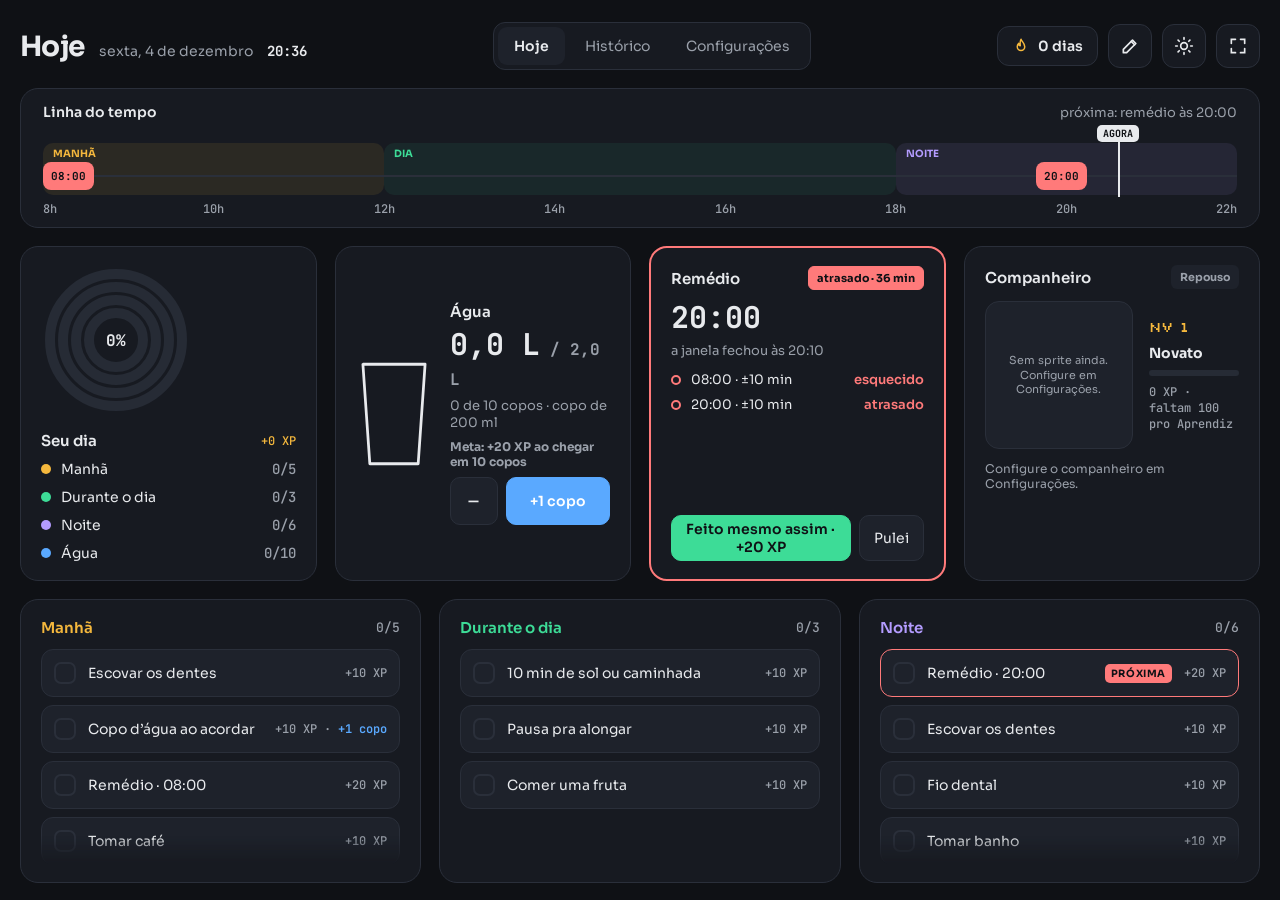
<file: index.html>
<!doctype html>
<html lang="pt-BR" data-theme="dark">
<head>
<meta charset="utf-8">
<meta name="viewport" content="width=device-width, initial-scale=1">
<meta name="theme-color" content="#0F1115">
<title>Hábitos</title>
<link rel="manifest" href="manifest.webmanifest">
<link rel="icon" href="icon.svg" type="image/svg+xml">
<link rel="apple-touch-icon" href="icon-192.png">
<link rel="stylesheet" href="css/app.css">
</head>
<body>
<div class="app">
<header class="top">
  <div class="title"><h1 id="pageTitle">Hoje</h1><span id="dateLabel" class="mu"></span><span id="clockLabel" class="mono b"></span></div>
  <nav class="tabs" aria-label="Telas"><a href="#hoje" data-tab="hoje">Hoje</a><a href="#historico" data-tab="historico">Histórico</a><a href="#config" data-tab="config">Configurações</a></nav>
  <div class="tools">
    <div class="pillbox"><svg width="18" height="18" viewBox="0 0 24 24" fill="none" stroke="var(--xp)" stroke-width="2" stroke-linecap="round" stroke-linejoin="round" aria-hidden="true"><path d="M12 3c1 3 5 5 5 10a5 5 0 0 1-10 0c0-2 1-3.5 2-4.5 0 2 1 3 2 3 0-3-1-5 1-8.5z"/></svg><span id="streakTop">0 dias</span></div>
    <button id="editBtn" class="icon" aria-label="Editar painel" title="Editar painel" aria-pressed="false" hidden><svg width="20" height="20" viewBox="0 0 24 24" fill="none" stroke="currentColor" stroke-width="2" stroke-linecap="round" stroke-linejoin="round" aria-hidden="true"><path d="M4 20h4L19 9l-4-4L4 16z"/><path d="M13.5 6.5l4 4"/></svg></button>
    <button id="themeBtn" class="icon" aria-label="Alternar tema claro/escuro"><svg width="20" height="20" viewBox="0 0 24 24" fill="none" stroke="currentColor" stroke-width="2" stroke-linecap="round" aria-hidden="true"><circle cx="12" cy="12" r="4"/><path d="M12 2v2M12 20v2M4.9 4.9l1.4 1.4M17.7 17.7l1.4 1.4M2 12h2M20 12h2M4.9 19.1l1.4-1.4M17.7 6.3l1.4-1.4"/></svg></button>
    <button id="fsBtn" class="icon" aria-label="Tela cheia"><svg width="20" height="20" viewBox="0 0 24 24" fill="none" stroke="currentColor" stroke-width="2" stroke-linecap="round" aria-hidden="true"><path d="M4 9V4h5M20 9V4h-5M4 15v5h5M20 15v5h-5"/></svg></button>
  </div>
</header>
<div id="banner" class="banner" role="alert" hidden><span id="bannerText"></span><button type="button" id="bannerAct" hidden></button><button type="button" id="bannerClose" aria-label="Fechar aviso">×</button></div>

<!-- ===================== HOJE ===================== -->
<main id="view-hoje" class="view stack" style="gap:18px">
  <div id="dashBar" class="dashbar" role="toolbar" aria-label="Edição do painel" hidden>
    <div class="between">
      <div class="stack" style="gap:2px"><b>Editando o painel</b><span class="xs mu">Arraste pelo <span aria-hidden="true">⠿</span> ou use ◀ ▶ pra mudar a ordem. Escolha o tamanho e esconda o que não quiser. Fica salvo na hora e vai junto na sincronização e no backup.</span></div>
      <div class="btnrow">
        <button type="button" class="btn sm pri" id="dashAdd">+ Adicionar quadro</button>
        <button type="button" class="btn sm" id="dashUndo" disabled>Desfazer</button>
        <button type="button" class="btn sm" id="dashReset">Restaurar padrão</button>
        <button type="button" class="btn sm pri" id="dashDone">Concluir</button>
      </div>
    </div>
    <details id="dashTela">
      <summary class="sm" style="cursor:pointer;padding:6px 0">Tela deste aparelho: largura, tamanho e altura</summary>
      <div class="dashtela">
        <div class="setrow"><div class="txt"><span>Largura</span><span class="xs mu">em monitores grandes, use a tela inteira</span></div>
          <div class="seg" id="lyWidth" role="radiogroup" aria-label="Largura"><button type="button" role="radio" data-v="center">Centralizada</button><button type="button" role="radio" data-v="full">Tela inteira</button></div></div>
        <div class="setrow"><div class="txt"><span>Tamanho da interface</span><span class="xs mu" id="lyAutoV"></span></div><select id="lyZoom" aria-label="Tamanho da interface"></select></div>
        <div class="setrow" style="flex-wrap:wrap;padding:8px 0"><div class="txt" style="flex:1 1 220px"><span>Altura</span><span class="xs mu" id="lyHeightHint"></span></div>
          <div class="seg" id="lyHeight" role="radiogroup" aria-label="Altura da tela Hoje"><button type="button" role="radio" data-v="fill">Preencher a janela</button><button type="button" role="radio" data-v="fit">Encaixar tudo</button><button type="button" role="radio" data-v="scroll">Rolar a página</button></div></div>
        <span class="xs mu">Esses três ajustes valem só pra este aparelho. O celular mostra os mesmos quadros, na mesma ordem, em uma coluna.</span>
      </div>
    </details>
  </div>
  <div id="bkNag" class="nag" role="status" hidden><span id="bkNagText"></span><div class="btnrow"><button type="button" class="btn sm pri" id="bkNagGo">Fazer backup</button><button type="button" class="btn sm" id="bkNagLater">Agora não</button></div></div>
  <div id="dash" class="dash">
    <div class="blk" data-b="tl">
      <section class="card" aria-label="Linha do tempo do dia" style="padding:14px 22px 10px">
        <div class="between"><h2 class="h" style="font-size:14px">Linha do tempo</h2><span id="nextLabel" class="mu sm"></span></div>
        <div class="tl" id="tl"></div>
      </section>
    </div>
    <div class="blk" data-b="dia">
      <section class="card ringcard" aria-label="Progresso do dia">
        <div class="ringwrap">
          <svg id="ringSvg" width="150" height="150" viewBox="0 0 150 150" role="img" aria-label="Anéis de progresso: um por lista e um da água"></svg>
          <div class="pct mono" id="overall">0%</div>
        </div>
        <div class="legend">
          <div class="between"><h2 class="h">Seu dia</h2><span class="mono xs" style="color:var(--xp)" id="xpHoje">+0 XP</span></div>
          <div id="legend" class="stack" style="gap:10px"></div>
        </div>
      </section>
    </div>
    <div class="blk" data-b="agua">
      <section class="card water" aria-label="Água">
        <svg width="76" height="112" viewBox="0 0 110 160" role="img" aria-label="Copo de água">
          <defs><clipPath id="glass"><path d="M10 8 L100 8 L90 152 L20 152 Z"/></clipPath></defs>
          <rect id="waterRect" x="0" y="152" width="110" height="160" fill="var(--wa)" opacity=".85" clip-path="url(#glass)"/>
          <path d="M10 8 L100 8 L90 152 L20 152 Z" fill="none" stroke="var(--tx)" stroke-width="4" stroke-linejoin="round"/>
        </svg>
        <div class="stack" style="gap:8px;flex:1;min-width:0">
          <h2 class="h">Água</h2>
          <div class="big mono"><span id="aguaL">0,0 L</span><span class="mu" style="font-size:16px"> / <span id="aguaMetaL">2,0 L</span></span></div>
          <span class="mu sm" id="aguaSub"></span>
          <span class="xs b" id="aguaMeta"></span>
          <div style="display:flex;gap:8px">
            <button id="aguaMinus" class="btn" aria-label="Remover um copo" style="width:48px;height:48px;justify-content:center;font-size:22px">−</button>
            <button id="aguaPlus" class="btn" style="flex:1;height:48px;justify-content:center;background:var(--wa);border-color:var(--wa);color:#fff;font-weight:600">+1 copo</button>
          </div>
        </div>
      </section>
    </div>
    <div class="blk" data-b="horarios"><button type="button" class="collapsed" id="medDone" data-expand="horarios" aria-expanded="false" hidden></button><section class="card med" id="medCard" aria-label="Horários"></section></div>
    <div class="blk" data-b="agora">
      <section class="card stack" aria-label="Agora" style="gap:10px">
        <h2 class="h">Agora</h2>
        <div id="agoraList" class="stack" style="gap:8px"></div>
      </section>
    </div>
    <div class="blk" data-b="comp">
      <section class="card comp" aria-label="Companheiro">
        <div class="between"><h2 class="h">Companheiro</h2><span id="compChip" class="chipsm"></span></div>
        <div class="comprow">
          <button id="compStage" class="stage empty" aria-label="Tocar no companheiro">
            <canvas id="compCanvas" class="sprite"></canvas>
            <span class="empty-msg">Sem sprite ainda.<br>Configure em Configurações.</span>
            <span class="pt a"></span><span class="pt b"></span><span class="pt c"></span><span class="pt d"></span><span class="pt e"></span>
            <span class="ring"></span><span class="float" id="compFloat"></span>
          </button>
          <div class="stack" style="flex:1;gap:8px;min-width:0">
            <div style="display:flex;align-items:baseline;gap:8px;flex-wrap:wrap"><span class="pix" style="color:var(--xp)">NV <span id="lvN">1</span></span><span class="b" id="lvName">Novato</span></div>
            <div class="bar"><div id="lvBar" style="width:0%"></div></div>
            <span class="mono xs mu" id="lvLine"></span>
          </div>
        </div>
        <span class="mu xs" id="compNote"></span>
      </section>
    </div>
    <div class="blk" data-b="seq">
      <section class="card stack" aria-label="Sequência" style="gap:10px">
        <h2 class="h">Sequência</h2>
        <div style="display:flex;align-items:baseline;gap:10px"><span class="mono" style="font-size:36px;font-weight:700;color:var(--xp);line-height:1" id="streakBig">0</span><span>dias seguidos</span></div>
        <span class="mu sm" id="bestLine"></span>
        <div style="display:flex;align-items:center;gap:10px;padding:10px 12px;border-radius:12px;background:var(--sf2);font-size:13px">
          <svg width="18" height="18" viewBox="0 0 24 24" fill="none" stroke="var(--wa)" stroke-width="2" stroke-linecap="round" stroke-linejoin="round" aria-hidden="true"><path d="M12 3l8 3v6c0 5-3.5 8-8 9-4.5-1-8-4-8-9V6z"/></svg>
          <span id="jokerLine"></span>
        </div>
      </section>
    </div>
    <div class="blk" data-b="mapa">
      <section class="card stack" aria-label="Últimas 16 semanas">
        <div class="between"><h2 class="h">Últimas 16 semanas</h2><a href="#historico" class="xs mu">ver histórico</a></div>
        <div style="overflow-x:auto"><div class="heat" id="heat"></div></div>
        <div style="display:flex;align-items:center;gap:6px;flex-wrap:wrap" class="xs mu"><span>menos</span><span class="cell"></span><span class="cell lv1"></span><span class="cell lv2"></span><span class="cell lv3"></span><span class="cell lv4"></span><span>mais</span><span class="cell jk" style="margin-left:8px"></span><span>coringa</span><span style="margin-left:auto">Atalhos: <b class="mono">A</b> +1 copo · <b class="mono">F</b> tela cheia</span></div>
      </section>
    </div>
    <div class="blk" data-b="nota">
      <section class="card stack" aria-label="Nota do dia" style="gap:8px">
        <div class="between"><h2 class="h">Nota do dia</h2><span class="xs mu" id="notaInfo"></span></div>
        <input type="text" id="notaIn" maxlength="140" placeholder="Uma linha sobre hoje" autocomplete="off" aria-label="Nota do dia">
        <span class="xs mu">Salva sozinha e aparece no Histórico.</span>
      </section>
    </div>
  </div>
  <div id="dashCat" class="modal" hidden>
    <div class="card" role="dialog" aria-modal="true" aria-labelledby="dashCatT" style="max-width:520px">
      <div class="between"><h3 class="h" id="dashCatT">Adicionar quadro</h3><button type="button" class="mini" id="dashCatClose" aria-label="Fechar">×</button></div>
      <div id="dashCatList" class="stack" style="gap:8px"></div>
      <div class="catnew stack" data-form="list"><b class="sm">Nova lista</b>
        <div class="btnrow"><input type="text" id="catListName" maxlength="30" placeholder="Ex.: Trabalho, Estudos" aria-label="Nome da lista" style="flex:1 1 180px"><button type="button" class="btn sm pri" data-new="list">Criar lista</button></div></div>
      <div class="catnew stack" data-form="cnt"><b class="sm">Novo contador</b>
        <input type="text" id="catCntName" maxlength="30" placeholder="Ex.: Páginas lidas, Flexões" aria-label="Nome do contador">
        <div class="nums3"><label>Meta por dia<input type="number" id="catCntMeta" min="1" max="100000" value="10"></label><label>Cada toque soma<input type="number" id="catCntStep" min="1" max="1000" value="1"></label><label>Unidade<input type="text" id="catCntUnit" maxlength="16" placeholder="páginas"></label></div>
        <div class="btnrow"><button type="button" class="btn sm pri" data-new="cnt">Criar contador</button></div></div>
      <span class="err" id="catErr" role="alert"></span>
    </div>
  </div>
</main>

<!-- ===================== HISTÓRICO ===================== -->
<main id="view-historico" class="view stack" hidden style="gap:18px">
  <div class="grid4" id="hStats"></div>
  <section class="card stack" aria-label="Ano">
    <div class="between"><h2 class="h">Últimos 12 meses</h2>
      <div class="seg" id="hFilter" role="radiogroup" aria-label="Filtro do mapa">
        <button type="button" role="radio" data-f="all">Todas as tarefas</button>
        <button type="button" role="radio" data-f="horario">Só horários</button>
        <button type="button" role="radio" data-f="agua">Só água</button>
      </div>
    </div>
    <div style="overflow-x:auto"><div class="heat y" id="hHeat"></div></div>
    <span class="xs mu">Cada quadrado é um dia: quanto mais verde, mais completo. Borda azul marca o dia salvo pelo coringa.</span>
  </section>
  <div class="grid2">
    <section class="card stack" aria-label="Sequência por tarefa" style="gap:10px">
      <h2 class="h">Sequência por tarefa</h2>
      <div id="hAttn"></div>
      <div class="thead"><span>Tarefa</span><span>Atual</span><span>Recorde</span><span>30 dias</span></div>
      <div id="hTasks"></div>
    </section>
    <section class="card stack" aria-label="Resumo da semana">
      <div class="between"><h2 class="h">Resumo da semana</h2><span class="sm mu" id="hWeekRange"></span></div>
      <div id="hWeek" class="stack"></div>
    </section>
  </div>
  <section class="card stack" aria-label="Notas do dia" style="gap:8px">
    <div class="between"><h2 class="h">Notas do dia</h2><span class="sm mu" id="hNotesInfo"></span></div>
    <div id="hNotes" class="stack notes" style="gap:6px"></div>
  </section>
  <div class="grid2">
    <section class="card stack" aria-label="Trilha de níveis">
      <div class="between"><h2 class="h">Trilha de níveis</h2><span class="mono sm mu" id="hLvLine"></span></div>
      <div class="bar"><div id="hLvBar" style="width:0%"></div></div>
      <div class="lvtrail" id="hLevels"></div>
    </section>
    <section class="card stack" aria-label="Conquistas">
      <div class="between"><h2 class="h">Conquistas</h2><span class="sm mu" id="hAchCount"></span></div>
      <div class="achs" id="hAch"></div>
    </section>
  </div>
</main>

<!-- ===================== CONFIGURAÇÕES ===================== -->
<main id="view-config" class="view stack" hidden style="gap:18px">
  <nav class="seg cfgtabs" id="cfgTabs" role="tablist" aria-label="Configurações">
    <button type="button" role="tab" data-tab2="tarefas" aria-controls="tab-tarefas">Tarefas</button>
    <button type="button" role="tab" data-tab2="rotina" aria-controls="tab-rotina">Rotina e lembretes</button>
    <button type="button" role="tab" data-tab2="comp" aria-controls="tab-comp">Companheiro</button>
    <button type="button" role="tab" data-tab2="aparencia" aria-controls="tab-aparencia">Aparência</button>
    <button type="button" role="tab" data-tab2="dados" aria-controls="tab-dados">Dados</button>
  </nav>

  <div class="cfgtab" id="tab-tarefas" role="tabpanel">
  <div style="display:flex;flex-wrap:wrap;gap:18px;align-items:flex-start">
    <section class="card stack" aria-label="Suas tarefas" style="flex:999 1 560px;gap:8px">
      <div class="between" style="margin-bottom:6px"><h3 class="h">Suas tarefas</h3><button type="button" id="taskNew" class="btn sm pri">+ Nova tarefa</button></div>
      <div id="taskList" class="stack" style="gap:8px"></div>
      <details id="archBox"><summary class="sm mu" style="cursor:pointer;padding:8px 0">Mais opções: tarefas arquivadas (<span id="archCount">0</span>)</summary><div id="archList" class="stack" style="gap:8px"></div></details>
    </section>
    <section class="card stack" id="taskForm" aria-label="Editar tarefa" style="flex:1 1 340px" hidden>
      <h3 class="h" id="tfTitle">Nova tarefa</h3>
      <label class="field">Nome<input type="text" id="tfName" maxlength="60" autocomplete="off"></label>
      <div class="field"><span>Tipo</span>
        <div class="seg" id="tfWhen" role="radiogroup" aria-label="Tipo">
          <button type="button" role="radio" data-v="simples">Uma vez</button><button type="button" role="radio" data-v="horario">Com horário</button><button type="button" role="radio" data-v="duplo">Manhã e noite</button>
        </div>
        <span class="xs mu" id="tfXP"></span>
      </div>
      <label class="field" id="tfTimeBox">Horários (separe por vírgula)<input type="text" id="tfTimes" placeholder="08:00, 20:00" autocomplete="off"></label>
      <div class="nums tflists"><label class="field"><span id="tfListL">Lista</span><select id="tfList"></select></label><label class="field" id="tfList2Box">Lista da noite<select id="tfList2"></select></label></div>
      <div class="field"><span>Dias da semana</span><div class="days" id="tfDays"></div></div>
      <details id="tfMore">
        <summary class="sm" style="cursor:pointer;padding:4px 0">Mais opções</summary>
        <div class="stack" style="gap:12px;margin-top:10px">
          <label class="field" id="tfTolBox">Tolerância do horário (min)<input type="number" id="tfTol" min="0" max="120"></label>
          <label class="field">Ao marcar, soma no contador<select id="tfCnt"></select></label>
          <label class="check"><input type="checkbox" id="tfTemp"> Temporária (some sozinha no fim)</label>
          <div class="nums" id="tfTempBox">
            <label>Início<input type="date" id="tfStart"></label>
            <label>Duração (dias)<input type="number" id="tfDur" min="1" max="365"></label>
          </div>
        </div>
      </details>
      <span class="err" id="tfErr" role="alert"></span>
      <span class="xs mu">Mudanças valem a partir de hoje. Os dias anteriores e o XP já ganho não mudam.</span>
      <div class="btnrow"><button type="button" class="btn pri" id="tfSave">Salvar tarefa</button><button type="button" class="btn" id="tfCancel">Cancelar</button><button type="button" class="btn danger" id="tfArchive" style="margin-left:auto">Arquivar</button></div>
    </section>
    <section class="card stack" id="listCard" aria-label="Suas listas" style="flex:1 1 340px;gap:8px">
      <div class="between"><h3 class="h">Suas listas</h3><button type="button" class="btn sm pri" id="listNew">+ Nova lista</button></div>
      <span class="xs mu">Cada lista é um quadro no Hoje. Renomeie, troque a cor, mude a ordem ou apague. Cada tarefa escolhe a lista dela; o XP não muda.</span>
      <div id="listRows" class="stack" style="gap:8px"></div>
    </section>
  </div>
  </div>

  <div class="cfgtab" id="tab-rotina" role="tabpanel" hidden>
  <div class="grid2">
    <section class="card" aria-label="Rotina e metas">
      <h3 class="h" style="margin-bottom:6px">Rotina</h3>
      <div class="setrow"><div class="txt"><span>Acordo por volta de</span><span class="xs mu">início da linha do tempo</span></div><input type="time" id="stWake"></div>
      <div class="setrow"><div class="txt"><span>Durmo por volta de</span><span class="xs mu">fim da linha do tempo</span></div><input type="time" id="stSleep"></div>
      <details><summary class="sm mu" style="cursor:pointer;padding:10px 0 4px">Mais opções</summary>
        <div class="setrow"><div class="txt"><span>Virada do dia</span><span class="xs mu">o que você fizer antes disso conta pro dia anterior</span></div><select id="stCutoff"></select></div>
      </details>
    </section>
    <section class="card" aria-label="Lembretes">
      <h3 class="h" style="margin-bottom:6px">Lembretes</h3>
      <div class="setrow"><div class="txt"><span>Notificações no navegador</span><span class="xs mu" id="ntStatus">com a página aberta</span></div><button type="button" class="tg" id="tgNotif" aria-label="Notificações no navegador"></button></div>
      <div class="setrow"><div class="txt"><span>Avisar antes dos horários</span><span class="xs mu">minutos antes da janela abrir</span></div><div style="display:flex;gap:8px;align-items:center"><input type="number" id="stLead" min="0" max="60" style="width:72px"><button type="button" class="tg" id="tgDose" aria-label="Avisar antes dos horários"></button></div></div>
      <div class="setrow"><div class="txt"><span>Lembrete de água</span><span class="xs mu">se ficar esse tempo sem marcar (min)</span></div><div style="display:flex;gap:8px;align-items:center"><input type="number" id="stGap" min="30" max="480" step="15" style="width:72px"><button type="button" class="tg" id="tgAgua" aria-label="Lembrete de água"></button></div></div>
      <div class="btnrow" style="padding-top:12px"><button type="button" class="btn sm" id="ntTest">Testar aviso</button></div>
      <div class="ntnote xs mu" id="ntNote">
        <b>Testou e não apareceu nada fora da página?</b> O app entrega o aviso e quem mostra é o sistema. Quase sempre algo está segurando:
        <ul>
          <li><b>Windows:</b> Configurações › Sistema › Notificações: ative o Chrome (ou Edge) e desligue o “Não perturbe” / Assistente de foco.</li>
          <li><b>Mac:</b> Ajustes do Sistema › Notificações › Google Chrome: permitir.</li>
          <li><b>No navegador:</b> clique no ícone à esquerda do endereço › Notificações › Permitir. No Chrome, veja também chrome://settings/content/notifications.</li>
          <li><b>Android:</b> Configurações › Apps › Chrome › Notificações ligadas.</li>
          <li><b>iPhone:</b> só funciona com o app na tela de início (Compartilhar › Adicionar à Tela de Início), iOS 16.4 ou mais novo.</li>
        </ul>
        Os lembretes saem com a página aberta (pode ser em outra aba). Com a página na tela, o aviso também aparece aqui dentro, numa faixa no topo.
      </div>
      <details><summary class="sm mu" style="cursor:pointer;padding:10px 0 4px">Mais opções: lembrete com o app fechado</summary>
        <div class="stack" style="gap:8px;margin-top:6px"><div class="btnrow"><button type="button" class="btn sm" id="icsExport">Horários pro calendário (.ics)</button></div>
        <span class="xs mu">O arquivo .ics cria lembretes repetidos no Google Agenda ou no calendário do celular, que avisam mesmo com o app fechado.</span></div>
      </details>
    </section>
  </div>
  <section class="card stack" id="cntCard" aria-label="Contadores" style="gap:10px;margin-top:18px">
    <div class="between"><h3 class="h">Contadores</h3><button type="button" class="btn sm pri" id="cntNew">+ Novo contador</button></div>
    <span class="xs mu">Cada contador é um quadro no Hoje com + e −. Uma tarefa pode somar num contador ao ser marcada (Mais opções da tarefa). Mudanças valem a partir de hoje.</span>
    <div class="cntbox stack" data-cid="agua">
      <div class="between"><b>Água</b><span class="xs mu">fixo · +20 XP ao bater a meta</span></div>
      <div class="setrow"><div class="txt"><span>Meta de água</span><span class="xs mu">copos por dia</span></div><input type="number" id="stMeta" min="1" max="30"></div>
      <div class="setrow"><div class="txt"><span>Tamanho do copo</span><span class="xs mu">ml</span></div><input type="number" id="stCopo" min="50" max="1000" step="10"></div>
      <div class="setrow"><div class="txt"><span>Conta pro dia completo</span><span class="xs mu">dia perfeito e mapa só fecham com a meta batida</span></div><button type="button" class="tg" id="tgAguaFull" aria-label="Água conta pro dia completo"></button></div>
    </div>
    <div id="cntRows" class="stack" style="gap:10px"></div>
  </section>
  </div>

  <div class="cfgtab" id="tab-comp" role="tabpanel" hidden>
  <section class="card stack" id="compEditor" aria-label="Editor do companheiro" style="gap:16px">
    <div class="between">
      <div class="stack" style="gap:8px;min-width:0"><h3 class="h">Companheiro</h3><div class="ststatus" id="ceStatus"></div></div>
      <div class="btnrow"><button type="button" class="btn pri" id="ceQuick" style="min-height:46px">Importação rápida</button><label class="btn" style="min-height:46px;cursor:pointer">Importar<input type="file" id="compImport" accept="application/json,.json" hidden></label><button type="button" class="btn" id="compExport" style="min-height:46px">Exportar</button></div>
    </div>
    <span class="xs mu" id="compIoInfo" hidden></span>
    <div class="savebar">
      <span id="ceDirty" class="dirty" hidden>Alterações não salvas</span><span id="ceSaved" class="sm" style="color:var(--ok)" hidden>Salvo</span>
      <span style="flex:1"></span>
      <button type="button" class="btn sm" id="ceUndo" disabled>Desfazer</button>
      <button type="button" class="btn sm" id="ceDiscard" disabled>Descartar</button>
      <button type="button" class="btn sm pri" id="ceSave" disabled>Salvar companheiro</button>
    </div>
    <div id="ceSimple" class="stack">
      <div id="ceEmpty" class="empty-card" hidden>Ainda sem companheiro. Use <b>Importação rápida</b> pra escolher uma folha de sprites (PNG), ou <b>Importar</b> se tiver um arquivo exportado.</div>
      <div class="sumgrid" id="ceStates"></div>
      <div class="btnrow"><button type="button" class="btn" id="ceAdvOpen">Modo avançado: imagens, recortes e alinhamento</button></div>
    </div>
    <div id="ceAdv" class="stack" style="gap:16px" hidden>
    <div class="between"><span class="lab">Modo avançado</span><button type="button" class="btn sm" id="ceAdvClose">Voltar ao resumo</button></div>
    <nav class="steps" id="ceSteps" aria-label="Etapas do editor"></nav>

    <div id="ceStep1" class="cestep stack">
      <div class="imglist" id="ceImgList" role="group" aria-label="Imagens do companheiro" hidden></div>
      <label class="drop" id="ceDrop">
        <input type="file" id="ceFile" accept="image/png,.png" hidden>
        <svg width="28" height="28" viewBox="0 0 24 24" fill="none" stroke="currentColor" stroke-width="2" stroke-linecap="round" stroke-linejoin="round" aria-hidden="true"><path d="M12 16V4M7 9l5-5 5 5M4 20h16"/></svg>
        <span class="b" id="ceDropT">Arraste uma folha de sprites (PNG) aqui</span>
        <span class="sm mu" id="ceDropS">ou clique pra escolher. A imagem fica só neste navegador e o arquivo original nunca é alterado.</span>
      </label>
      <div id="ceLoading" class="info" role="status" hidden></div>
      <div id="ceImgBox" class="stack" hidden>
      <div id="ceMissing" class="info stack" style="gap:10px" hidden>
        <span class="sm" id="ceMissingTxt"></span>
        <div class="btnrow"><button type="button" class="btn sm pri" id="ceRelink">Escolher o arquivo</button></div>
        <input type="file" id="ceRelinkFile" accept="image/png,.png" hidden>
      </div>
      <div class="cfg-cols" id="ceImgMain">
        <div class="cfg-left">
          <div class="stack" style="gap:6px"><span class="b" id="ceImgName"></span><span class="xs mu" id="ceImgInfo"></span><span class="sm" id="ceBgInfo"></span></div>
          <fieldset>
            <legend>Tamanho no companheiro</legend>
            <div class="keyrow"><select id="ceImgK" style="width:auto" aria-label="Tamanho desta imagem no companheiro"></select><button type="button" class="btn sm" id="ceImgMatch">Igualar à imagem 1</button></div>
            <span class="xs mu" id="ceImgKHint"></span>
          </fieldset>
          <fieldset>
            <legend>Fundo</legend>
            <div class="seg" id="ceKeyMode" role="radiogroup" aria-label="Como remover o fundo"><button type="button" role="radio" data-v="borda">Só o fundo ligado às bordas</button><button type="button" role="radio" data-v="global">Essa cor na imagem toda</button></div>
            <div class="keyrow"><span class="kcolors" id="ceKeyColors"></span></div>
            <div class="keyrow"><button type="button" class="btn sm" id="ceKeyPick">Adicionar cor da imagem</button><button type="button" class="btn sm" id="ceKeyCorner">Usar cores das bordas</button></div>
            <label class="field">Tolerância <input type="range" id="ceKeyTol" min="0" max="120"><span class="mono xs" id="ceKeyTolV"></span></label>
            <label class="field">Limpar contorno claro em volta do personagem<select id="ceKeyTrim" style="width:auto"><option value="0">Não limpar</option><option value="1">1 px</option><option value="2">2 px</option><option value="3">3 px</option></select><span class="xs mu">Útil quando a imagem foi ampliada e ficou uma borda clara do fundo.</span></label>
            <div class="btnrow"><button type="button" class="btn sm pri" id="ceKeyApply">Remover fundo</button><button type="button" class="btn sm" id="ceKeyUndo">Restaurar fundo</button></div>
            <span class="xs mu" id="ceKeyHint"></span>
          </fieldset>
        </div>
        <div class="cfg-right">
          <div class="between"><div class="seg" id="ceView" role="radiogroup" aria-label="Ver imagem"><button type="button" role="radio" data-v="orig">Original</button><button type="button" role="radio" data-v="proc">Processada</button></div><span class="xs mu">o quadriculado mostra onde é transparente</span></div>
          <div class="sheetwrap"><canvas id="ceImgPrev" class="sprite checker" aria-label="Prévia da folha de sprites"></canvas></div>
          <div class="btnrow"><button type="button" class="btn pri" id="ceDetect1">Detectar sprites automaticamente</button><button type="button" class="btn" id="ceManual">Recortar manualmente</button></div>
        </div>
      </div>
      <div class="btnrow"><button type="button" class="btn sm danger" id="ceImgRemove">Remover imagem</button></div>
      </div>
    </div>

    <div id="ceStep2" class="cestep stack" hidden>
      <div class="btnrow" id="ceImgSelBox" style="align-items:center" hidden><span class="xs mu">Recortar na</span><div class="seg" id="ceImgSel" role="radiogroup" aria-label="Imagem"></div></div>
      <div class="btnrow toolbar">
        <button type="button" class="btn sm pri" id="ceDetect">Detectar sprites automaticamente</button>
        <button type="button" class="btn sm" id="ceGridBtn" aria-expanded="false">Gerar por grade</button>
        <span class="tsep" aria-hidden="true"></span>
        <button type="button" class="btn sm" id="frAdd">Novo recorte</button>
        <button type="button" class="btn sm" id="frDup">Duplicar</button>
        <button type="button" class="btn sm" id="frMerge">Unir</button>
        <button type="button" class="btn sm" id="frSplit">Dividir</button>
        <button type="button" class="btn sm" id="frFit">Ajustar ao sprite</button>
        <button type="button" class="btn sm" id="frCenter">Centralizar</button>
        <button type="button" class="btn sm" id="frRestore">Restaurar</button>
        <button type="button" class="btn sm danger" id="frDel">Excluir</button>
      </div>
      <div id="ceProg" class="prog" role="status" hidden><span id="ceProgTxt"></span><div class="bar"><div id="ceProgBar" style="width:0%"></div></div><button type="button" class="btn sm" id="ceCancel">Cancelar</button></div>
      <div id="ceGrid" class="info stack" hidden style="gap:10px">
        <span class="sm">Pra folhas em que todos os quadros têm o mesmo tamanho. Gera um recorte por célula; depois cada um pode ser ajustado sozinho.</span>
        <div class="nums" style="grid-template-columns:repeat(auto-fit,minmax(110px,1fr))">
          <label>Largura do quadro<input type="number" id="gFw" min="1" max="4096"></label>
          <label>Altura do quadro<input type="number" id="gFh" min="1" max="4096"></label>
          <label>Margem X<input type="number" id="gMx" min="0" max="4096"></label>
          <label>Margem Y<input type="number" id="gMy" min="0" max="4096"></label>
          <label>Espaçamento X<input type="number" id="gSx" min="0" max="4096"></label>
          <label>Espaçamento Y<input type="number" id="gSy" min="0" max="4096"></label>
        </div>
        <span class="sm" id="gInfo"></span>
        <label class="check sm"><input type="checkbox" id="gEmpty" checked> Pular células vazias</label>
        <div class="btnrow"><button type="button" class="btn sm pri" id="gApply">Gerar recortes</button></div>
      </div>
      <div id="ceReport" class="report" role="status" hidden></div>
      <div class="cfg-cols">
        <div class="cfg-right">
          <div class="between"><span class="xs mu" id="ceSheetHint"></span><label class="xs mu" style="display:flex;align-items:center;gap:6px">Zoom <select id="ceZoom" style="width:auto;min-height:34px"></select></label></div>
          <div class="sheetwrap big" id="ceSheetWrap"><canvas id="ceSheet" class="sprite checker" tabindex="0" aria-label="Folha de sprites com os recortes"></canvas><p id="ceSheetEmpty" class="mu">Carregue uma imagem na etapa 1.</p></div>
        </div>
        <div class="cfg-left" style="flex:1 1 240px">
          <div class="zoombox checker"><canvas id="frZoom" class="sprite" width="160" height="160" aria-label="Recorte selecionado ampliado"></canvas></div>
          <div class="nums4">
            <label class="field">X<input type="number" id="frX" min="0"></label>
            <label class="field">Y<input type="number" id="frY" min="0"></label>
            <label class="field">Largura<input type="number" id="frW" min="1"></label>
            <label class="field">Altura<input type="number" id="frH" min="1"></label>
          </div>
          <span class="xs mu" id="frInfo"></span>
          <details>
            <summary class="sm mu" style="cursor:pointer">Ajustes da detecção</summary>
            <div class="nums" style="margin-top:10px">
              <label>Juntar partes a até (px)<input type="number" id="detGap" min="0" max="50"></label>
              <label>Ignorar pontos menores que (px)<input type="number" id="detMin" min="1" max="100000"></label>
              <label>Transparência mínima (0–254)<input type="number" id="detAlpha" min="0" max="254"></label>
            </div>
            <span class="xs mu" style="display:block;margin-top:6px">Aumente “juntar partes” se o cabelo ou efeitos virarem recortes separados. Diminua se personagens próximos forem unidos.</span>
          </details>
        </div>
      </div>
      <div class="between"><span class="lab" id="frCount"></span><div class="btnrow" style="align-items:center"><div class="seg" id="frFilter" role="radiogroup" aria-label="Mostrar recortes" hidden><button type="button" role="radio" data-v="cur">Desta imagem</button><button type="button" role="radio" data-v="all">Todas as imagens</button></div><span class="xs mu">Arraste as miniaturas pra reordenar</span></div></div>
      <div class="gallery" id="frGallery"></div>
    </div>

    <div id="ceStep3" class="cestep stack" hidden>
      <div class="seg statebar" role="radiogroup" aria-label="Estado"></div>
      <div class="seg" id="seqFilter" role="radiogroup" aria-label="Recortes de qual imagem" hidden></div>
      <div class="between"><span class="lab">1. Clique nos recortes na ordem da animação</span><div class="btnrow"><button type="button" class="btn sm pri" id="seqAddSel">Adicionar selecionados</button><button type="button" class="btn sm" id="seqAddAll">Adicionar todos</button><button type="button" class="btn sm" id="seqPickClear">Limpar seleção</button></div></div>
      <div class="gallery pick" id="seqLib"></div>
      <div class="between"><span class="lab">2. Sequência de <b class="stname"></b> · <span id="seqCount"></span></span>
        <div class="btnrow"><button type="button" class="btn sm" id="seqLeft" aria-label="Mover pra esquerda">◀</button><button type="button" class="btn sm" id="seqRight" aria-label="Mover pra direita">▶</button><button type="button" class="btn sm" id="seqDup">Duplicar</button><button type="button" class="btn sm" id="seqRev">Inverter ordem</button><button type="button" class="btn sm danger" id="seqDel">Tirar</button><button type="button" class="btn sm" id="seqClear">Limpar</button></div></div>
      <div class="strip" id="seqList"></div>
      <span class="xs mu">Arraste os quadros pra mudar a ordem. Ctrl + clique seleciona vários; Shift + clique seleciona um intervalo.</span>
      <div class="btnrow" style="align-items:center"><span class="xs mu">Copiar a sequência de</span><select id="seqFrom" style="width:auto"></select><button type="button" class="btn sm" id="seqCopy">Copiar pra cá</button></div>
    </div>

    <div id="ceStep4" class="cestep stack" hidden>
      <div class="seg statebar" role="radiogroup" aria-label="Estado"></div>
      <div class="cfg-cols">
        <div class="pvcol">
          <div class="pvwrap checker" id="pvWrap"><canvas id="pvCanvas" class="sprite" aria-label="Prévia da animação"></canvas><span class="empty-msg">Sem quadros nesta sequência. Monte na etapa 3.</span></div>
          <div class="btnrow" style="align-items:center">
            <button type="button" class="btn sm" id="pvRestart" aria-label="Reiniciar">Reiniciar</button>
            <button type="button" class="btn sm" id="pvPrev" aria-label="Quadro anterior">◀</button>
            <button type="button" class="btn sm pri" id="pvPlay" style="min-width:110px;justify-content:center">Pausar</button>
            <button type="button" class="btn sm" id="pvNext" aria-label="Próximo quadro">▶</button>
            <span class="mono sm" id="pvIdx">0 / 0</span>
          </div>
          <span class="xs mu" id="pvStage"></span>
          <span class="xs warn" id="pvNote"></span>
        </div>
        <div class="cfg-left">
          <label class="field">Velocidade <input type="range" id="pvFps" min="1" max="24"><span class="mono xs" id="pvFpsV"></span></label>
          <label class="check"><input type="checkbox" id="pvLoop"> Repetir</label>
          <label class="field">Tamanho na prévia<select id="pvScale"></select></label>
          <div class="field"><span>Fundo da prévia</span><div style="display:flex;gap:8px;align-items:center;flex-wrap:wrap"><div class="seg" id="pvBg" role="radiogroup" aria-label="Fundo da prévia"><button type="button" role="radio" data-v="checker">Xadrez</button><button type="button" role="radio" data-v="dark">Escuro</button><button type="button" role="radio" data-v="light">Claro</button><button type="button" role="radio" data-v="color">Cor</button></div><input type="color" id="pvColor" value="#2b3a55" aria-label="Cor do fundo da prévia" style="width:44px;height:36px;border:none;background:none"></div></div>
          <label class="check"><input type="checkbox" id="pvGuides"> Guias de alinhamento</label>
          <label class="check"><input type="checkbox" id="pvOnion"> Mostrar o quadro anterior (fantasma)</label>
          <fieldset>
            <legend>Alinhamento</legend>
            <div class="seg" id="alMode" role="radiogroup" aria-label="Alinhamento automático"><button type="button" role="radio" data-v="pes">Pelos pés</button><button type="button" role="radio" data-v="centro">Pelo centro</button><button type="button" role="radio" data-v="recorte">Pelo recorte</button></div>
            <span class="xs mu" id="alHint"></span>
            <span class="sm" id="alInfo"></span>
            <div class="btnrow"><button type="button" class="btn sm" id="alL" aria-label="Mover 1 px pra esquerda">←</button><button type="button" class="btn sm" id="alR" aria-label="Mover 1 px pra direita">→</button><button type="button" class="btn sm" id="alU" aria-label="Mover 1 px pra cima">↑</button><button type="button" class="btn sm" id="alD" aria-label="Mover 1 px pra baixo">↓</button></div>
            <div class="btnrow"><button type="button" class="btn sm" id="alReset">Zerar este quadro</button><button type="button" class="btn sm" id="alResetAll">Zerar todos</button></div>
            <span class="xs mu">Com a prévia pausada, arraste o personagem pra ajustar só o quadro atual. Os recortes originais não mudam.</span>
          </fieldset>
        </div>
      </div>
    </div>

    <div id="ceStep5" class="cestep stack" hidden>
      <div class="seg statebar" role="radiogroup" aria-label="Estado"></div>
      <div class="sumgrid" id="ceSummary"></div>
      <div class="nums" style="grid-template-columns:repeat(auto-fit,minmax(220px,1fr))">
        <label>Nome da sequência de <span class="stname"></span> (opcional)<input type="text" id="seqName" maxlength="40" autocomplete="off" placeholder="ex.: pulinho"></label>
        <label>Tamanho máximo na tela Hoje<select id="ceScale"></select></label>
      </div>
      <div class="btnrow" style="align-items:center"><span class="xs mu">Usar a sequência de <b class="stname"></b> em</span><select id="cpTarget" style="width:auto"></select><button type="button" class="btn sm" id="cpCopy">Copiar</button><button type="button" class="btn sm" id="cpMove">Mover</button></div>
      <div class="btnrow" style="align-items:center"><button type="button" class="btn pri" id="ceSave2" style="min-height:46px">Salvar companheiro</button><span id="ceSaved2" class="sm" style="color:var(--ok)" hidden>Salvo. Já aparece na tela Hoje.</span></div>
    </div>

    <div class="between stepnav"><button type="button" class="btn" id="ceBack">← Voltar</button><span></span><button type="button" class="btn pri" id="ceNext">Próximo →</button></div>
    </div>
    <div id="ceChoice" class="modal" hidden>
      <div class="card" role="dialog" aria-modal="true" aria-labelledby="ceChoiceT">
        <h3 class="h" id="ceChoiceT">Importação rápida</h3>
        <span class="sm" id="ceChoiceTxt"></span>
        <button type="button" class="btn pri choice" data-ch="add" id="ceChAdd"><b>Adicionar ao companheiro atual</b><span class="xs">Recomendado. A nova imagem entra junto; nenhum recorte nem sequência é apagado.</span></button>
        <button type="button" class="btn choice" data-ch="fresh" id="ceChFresh"><b>Começar do zero</b><span class="xs mu">Tira as imagens, os recortes e as sequências do rascunho. O companheiro salvo só muda quando você salvar, e Desfazer volta tudo.</span></button>
        <button type="button" class="btn" data-ch="cancel" id="ceChCancel" style="align-self:flex-end">Cancelar</button>
      </div>
    </div>
    <details><summary class="xs mu" style="cursor:pointer">Mais opções: onde o companheiro fica guardado</summary><span class="xs mu" id="persistInfo" style="display:block;margin-top:6px"></span></details>
  </section>
  </div>

  <div class="cfgtab" id="tab-aparencia" role="tabpanel" hidden>
  <div class="grid2">
    <section class="card" aria-label="Aparência">
      <div class="setrow"><div class="txt"><span>Tema</span></div>
        <div class="seg" id="themeSeg" role="radiogroup" aria-label="Tema"><button type="button" role="radio" data-v="dark">Escuro</button><button type="button" role="radio" data-v="light">Claro</button><button type="button" role="radio" data-v="auto">Auto</button></div></div>
      <div class="setrow"><div class="txt"><span>Som ao marcar</span><span class="xs mu">clique curto, fanfarra no dia completo, alerta nos lembretes</span></div><button type="button" class="tg" id="tgSom" aria-label="Som ao marcar"></button></div>
      <div class="setrow"><div class="txt"><span>Confete ao fechar o dia</span><span class="xs mu">respeita o modo de movimento reduzido</span></div><button type="button" class="tg" id="tgConf" aria-label="Confete ao fechar o dia"></button></div>
      <div class="setrow"><div class="txt"><span>Animar mesmo com “reduzir movimento”</span><span class="xs mu" id="lyAnimHint"></span></div><button type="button" class="tg" id="tgAnim" aria-label="Animar mesmo com reduzir movimento"></button></div>
    </section>
    <section class="card stack" aria-label="Painel do Hoje">
      <h3 class="h">Painel do Hoje</h3>
      <span class="sm mu">Os quadros do Hoje (quais aparecem, a ordem e o tamanho) e a largura, o tamanho e a altura da tela se arrumam direto no Hoje, no botão de lápis no topo. Só no PC: o celular mostra o mesmo arranjo em uma coluna.</span>
      <div class="btnrow"><button type="button" class="btn sm pri" id="goEditDash">Editar o painel agora</button></div>
      <details><summary class="xs mu" style="cursor:pointer">Mais opções: sobre esta tela</summary><p class="info" id="lyInfo" style="margin-top:8px"></p></details>
    </section>
  </div>
  </div>

  <div class="cfgtab" id="tab-dados" role="tabpanel" hidden>
  <div class="grid2">
    <section class="card stack" aria-label="Sincronizar com o Google">
      <h3 class="h">Sincronizar sozinho com o Google</h3>
      <span class="sm mu" id="nvInfo"></span>
      <div class="btnrow"><button type="button" class="btn sm pri" id="nvIn">Entrar com Google</button><button type="button" class="btn sm" id="nvOut" hidden>Parar de sincronizar neste aparelho</button></div>
    </section>
    <section class="card stack" aria-label="Backup">
      <h3 class="h">Backup</h3>
      <span class="sm mu">Um arquivo com tudo, inclusive as imagens do companheiro (que não vão pela sincronização). Faça um de vez em quando: se você apagar algo sem querer com a sincronização ligada, ele some dos dois aparelhos, e o backup é o jeito de voltar.</span>
      <label class="check"><input type="checkbox" id="bkImg" checked> <span id="bkImgL">Incluir as imagens do companheiro no backup</span></label>
      <span class="xs mu" id="bkSize"></span>
      <span class="xs mu" id="appVer"></span>
      <div class="btnrow"><button type="button" class="btn sm" id="bkShare">Compartilhar backup</button><button type="button" class="btn sm" id="bkExport">Exportar backup</button><label class="btn sm" style="cursor:pointer">Importar backup<input type="file" id="bkImport" accept="application/json,.json" hidden></label></div>
    </section>
  </div>
  </div>
</main>
</div>
<nav class="bottomnav" aria-label="Telas"><a href="#hoje" data-tab="hoje">Hoje</a><a href="#historico" data-tab="historico">Histórico</a><a href="#config" data-tab="config">Config</a></nav>
<div id="toast" class="toast" role="status" hidden></div>

<script src="js/versao.js"></script>
<script src="js/base.js"></script>
<script src="js/companheiro.js"></script>
<script src="js/avisos.js"></script>
<script src="js/hoje.js"></script>
<script src="js/historico.js"></script>
<script src="js/config.js"></script>
<script src="js/sync.js"></script>
<script src="js/nuvem.js"></script>
<script src="js/backup.js"></script>
<script src="js/listas.js"></script>
<script src="js/painel.js"></script>
<script src="js/main.js"></script>
</body>
</html>
</file>
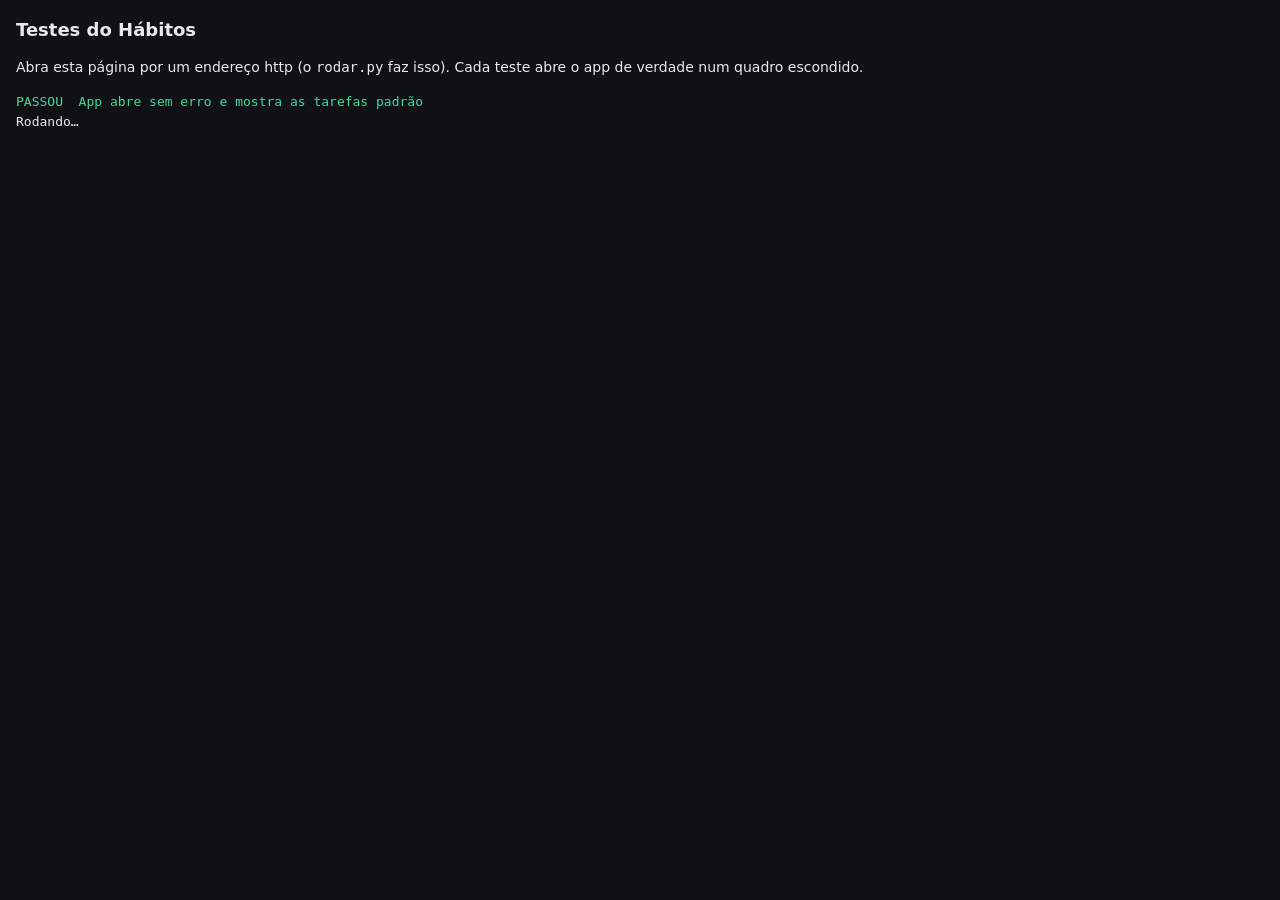
<file: tests/index.html>
<!doctype html>
<html lang="pt-BR">
<head>
<meta charset="utf-8">
<meta name="viewport" content="width=device-width, initial-scale=1">
<title>Testes do Hábitos</title>
<style>
body{margin:0;padding:16px;background:#0F1115;color:#E8EAED;font:14px/1.5 system-ui,sans-serif}
h1{font-size:18px;margin:0 0 12px}
#resultado{white-space:pre-wrap;font-family:ui-monospace,monospace;font-size:13px}
.ok{color:#3DDC97}.erro{color:#FF7A7A}
#palco{position:absolute;left:-10000px;top:0}
iframe{border:0;height:800px;display:block}
</style>
</head>
<body>
<h1>Testes do Hábitos</h1>
<p>Abra esta página por um endereço http (o <code>rodar.py</code> faz isso). Cada teste abre o app de verdade num quadro escondido.</p>
<div id="resultado">Rodando…</div>
<div id="palco"></div>
<script>
'use strict';
// Cada teste abre o app real (../index.html) num iframe. As variáveis do app (DATA, Game, Sync...) são lidas com w.eval,
// que roda no escopo global do iframe e enxerga também as declaradas com const e let.
const espera = ms => new Promise(r => setTimeout(r, ms));
async function abrir({ largura = 1200, hash = 'hoje', dados = null, extra = {} } = {}) {
  localStorage.clear(); sessionStorage.clear();
  if (dados) localStorage.setItem('habitos.v1', JSON.stringify(dados));
  for (const [k, v] of Object.entries(extra)) localStorage.setItem(k, v);
  const palco = document.getElementById('palco'); palco.innerHTML = '';
  const f = document.createElement('iframe'); f.style.width = largura + 'px';
  f.src = '../index.html#' + hash; palco.appendChild(f);
  return pronto(f, hash);
}
// Espera o app de verdade (e não a página em branco que o quadro mostra antes): scripts carregados e a tela certa aparecendo.
// O início do app é assíncrono (lê as imagens do companheiro antes de desenhar); a data no topo só aparece quando ele terminou.
async function pronto(f, hash) {
  const ok = () => { try { const w = f.contentWindow; return /index\.html$/.test(w.location.pathname) && w.document.readyState === 'complete' && typeof w.renderHoje === 'function' && w.document.querySelector('#view-' + hash + ':not([hidden])') && w.document.querySelector('#dateLabel').textContent !== ''; } catch (e) { return false; } };
  for (let i = 0; i < 200 && !ok(); i++) await espera(50);
  if (!ok()) throw new Error('o app não abriu');
  await espera(200);
  const w = f.contentWindow; w.confirm = () => true;
  return { w, E: s => w.eval(s), f };
}
// Recarrega o app com os dados que ele salvou (como fechar e abrir de novo).
async function recarregar(f, hash = 'hoje') {
  const antes = f.contentWindow.document;
  f.contentWindow.location.reload();
  for (let i = 0; i < 200 && f.contentWindow.document === antes; i++) await espera(25);
  return pronto(f, hash);
}
// Compara sem depender da ordem das chaves e mostra só o primeiro ponto diferente.
function diferenca(a, b, p = '') {
  if (a && b && typeof a === 'object' && typeof b === 'object') {
    for (const k of new Set([...Object.keys(a), ...Object.keys(b)])) { const d = diferenca(a[k], b[k], p + '.' + k); if (d) return d; }
    return null;
  }
  return a === b ? null : `${p || 'valor'}: esperado ${JSON.stringify(b)}, veio ${JSON.stringify(a)}`;
}
function igual(a, b, msg) { const d = diferenca(a, b); if (d) throw new Error((msg ? msg + ': ' : '') + d); }
function certo(v, msg) { if (!v) throw new Error(msg); }


const TESTES = [
  ['App abre sem erro e mostra as tarefas padrão', async () => {
    const { w, E } = await abrir();
    for (const g of ['DATA', 'Game', 'Sync', 'Nuvem', 'Hist', 'Dash', 'Layout', 'Comp', 'renderHoje', 'backupText', 'importBackup']) certo(E('typeof ' + g) !== 'undefined', 'faltou ' + g + ' (algum arquivo js falhou ao carregar)');
    igual(w.document.querySelectorAll('[data-task]').length, 14, 'tarefas padrão na tela');
  }],
  ['Backup com código malicioso não roda nada na página', async () => {
    const { w, E } = await abrir(); w.__pwn = 0;
    const mal = '"><img src=x onerror="window.__pwn=1">', k = E('logicalDate()');
    const dados = { version: 2, createdAt: k, settings: { wake: mal, sleep: 'lixo', aguaMeta: 'abc', copoMl: 99999 },
      tasks: [{ id: 'x' + mal, label: 'Tarefa ' + mal, type: 'horario', times: ['08:00'] }, { id: 'boa1', label: 'Boa <b>tarefa</b>', type: 'simples', p: 'm', updatedAt: Date.now() }],
      days: { [k]: { done: { boa1: '08:15', r1: mal, 'id"ruim': '09:00' }, agua: 2, note: 'nota com "aspas" ' + mal } } };
    await E('importBackup')(new w.File([JSON.stringify({ type: 'habitos-backup', data: dados })], 'b.json', { type: 'application/json' }));
    w.location.hash = '#historico'; await espera(300); w.location.hash = '#hoje'; await espera(300);
    igual(w.__pwn, 0, 'código rodou');
    igual(w.document.querySelectorAll('img').length, 0, 'imagem injetada na página');
    certo(!E('DATA.tasks').some(t => t.id.includes('<')), 'tarefa com id malicioso entrou');
    igual(E('DATA.tasks').find(t => t.id === 'boa1').label, 'Boa <b>tarefa</b>', 'tarefa boa');
    igual(E('DATA.days[logicalDate()].done'), { boa1: '08:15' }, 'marcações do dia');
    igual([E('DATA.settings.wake'), E('DATA.settings.copoMl')], ['08:00', 1000], 'configurações');
  }],
  ['Configurações inválidas voltam pro padrão', async () => {
    const { E } = await abrir({ dados: { version: 2, createdAt: '2026-01-01', days: {}, settings: { wake: 'abc', sleep: '25:99', aguaMeta: -3, copoMl: 'x', cutoffHour: 99 } } });
    const s = E('DATA.settings');
    igual([s.wake, s.sleep, s.aguaMeta, s.copoMl, s.cutoffHour], ['08:00', '22:00', 1, 200, 6]);
  }],
  ['XP de um dia segue as regras', async () => {
    const { E } = await abrir(); const day = (done, agua) => ({ done, agua, meta: 10, sched: [{ oid: 'a', xp: 10 }, { oid: 'b', xp: 20, time: '08:00', tol: 10 }] });
    igual(E('Game').dayXP(day({ a: '08:00', b: '08:05' }, 10), '2026-01-05'), 80, 'simples 10 + horário 20 + água 20 + dia completo 30');
    igual(E('Game').dayXP(day({ a: '08:00' }, 10), '2026-01-05'), 30, 'simples 10 + água 20, sem dia completo');
    igual(E('Game').dayXP(day({ a: '08:00', b: '08:05' }, 9), '2026-01-05'), 30, 'sem a meta de água não tem dia completo');
    igual(E('Game').dayXP(day({ a: 'skip' }, 0), '2026-01-05'), 0, 'pulado não vale XP');
  }],
  ['Sequência: o coringa cobre 1 dia por semana', async () => {
    const { E } = await abrir();
    // Semana de referência inteira no passado (começa no domingo). Todo dia tem registro, menos os que faltam.
    const montar = faltam => E(`(() => { const t = logicalDate(), W = addDays(weekStart(t), -14), ini = addDays(W, -7), faltam = ${JSON.stringify(faltam)}.map(n => addDays(W, n));
      DATA.createdAt = ini; DATA.days = {};
      for (let k = ini; k <= t; k = addDays(k, 1)) if (!faltam.includes(k)) DATA.days[k] = { done: { d1: '08:00' }, agua: 0 };
      saveData(); return { s: Game.summary().streak, total: diffDays(t, ini) + 1, depois: diffDays(t, addDays(W, 3)) + 1 }; })()`);
    const um = montar([1]); igual(um.s, um.total - 1, '1 dia faltando (segunda) é coberto pelo coringa');
    const dois = montar([1, 2]); igual(dois.s, dois.depois, '2 dias faltando na mesma semana quebram a sequência');
  }],
  ['Nuvem leva o retrato de um dia passado (XP igual nos dois aparelhos)', async () => {
    const { E } = await abrir();
    const r = E(`(() => { const k = addDays(logicalDate(), -2);
      DATA.days[k] = { done: { d1: '08:00', velha: '09:00', a1: '08:05' }, agua: 3, sched: [{ oid: 'd1', xp: 10 }, { oid: 'a1', xp: 10, w: 1 }, { oid: 'velha', xp: 10 }], meta: 4, cm: {}, af: 1 };
      saveData(); const antes = Game.dayXP(DATA.days[k], k), docs = Nuvem.docs();
      delete DATA.days[k]; saveData();
      Nuvem.remoto = docs; Nuvem.veio = { base: true, meses: true }; Nuvem.chegou(); Nuvem.pronto = false;
      return { antes, depois: Game.dayXP(DATA.days[k], k), meta: DATA.days[k].meta }; })()`);
    igual(r.depois, r.antes, 'XP do dia passado');
    igual(r.meta, 4, 'meta de água daquele dia');
  }],
  ['Backup ida e volta', async () => {
    const a = await abrir();
    a.E(`DATA.days[logicalDate()] = { done: { d1: '07:00', fd: '22:00' }, agua: 4, note: 'dia "bom"' }; saveData();`);
    const { w, E } = await recarregar(a.f);
    const antes = JSON.stringify(E('DATA')), txt = await E('backupText')(false);
    E(`DATA.days['2020-01-01'] = { done: { d1: '08:00' }, agua: 1 }; saveData();`);
    await E('importBackup')(new w.File([txt], 'b.json', { type: 'application/json' }));
    igual(E('DATA'), JSON.parse(antes), 'dados depois de importar');
  }],
  ['Tela Hoje só redesenha quando algo muda e com a aba visível', async () => {
    while (new Date().getSeconds() > 45) await espera(1000);   // longe da virada do minuto
    const { w, E } = await abrir(), aviso = () => w.document.dispatchEvent(new w.Event('visibilitychange'));
    aviso(); await espera(50);
    const botao = w.document.querySelector('[data-task]');
    aviso(); await espera(50);
    certo(botao.isConnected, 'redesenhou sem nada ter mudado');
    E('saveData()'); aviso(); await espera(50);
    certo(!botao.isConnected, 'não redesenhou depois que os dados mudaram');
    const botao2 = w.document.querySelector('[data-task]');
    Object.defineProperty(w.document, 'hidden', { configurable: true, get: () => true });
    E('saveData()'); aviso(); await espera(50);
    certo(botao2.isConnected, 'redesenhou com a aba escondida');
  }],
  ['Redesenho espera o toque terminar', async () => {
    const { w, E } = await abrir(), aviso = () => w.document.dispatchEvent(new w.Event('visibilitychange'));
    const botao = w.document.querySelector('[data-task]');
    botao.dispatchEvent(new w.PointerEvent('pointerdown', { bubbles: true }));
    E('saveData()'); aviso(); await espera(50);
    certo(botao.isConnected, 'trocou o botão no meio do toque');
    botao.dispatchEvent(new w.PointerEvent('pointerup', { bubbles: true })); await espera(450);
    certo(!botao.isConnected, 'não redesenhou depois de soltar');
  }],
  ['Editor do companheiro só carrega quando a aba abre', async () => {
    const { w, E } = await abrir({ hash: 'config' });
    const carregado = () => [...w.document.scripts].some(sc => /js\/editor\.js/.test(sc.src));
    certo(!carregado() && E('Ed.provisorio') === true, 'o editor carregou antes da hora');
    w.document.querySelector('[data-tab2="comp"]').click();
    for (let i = 0; i < 60 && E('Ed.provisorio'); i++) await espera(50);
    await espera(200);
    certo(carregado() && !E('Ed.provisorio'), 'o editor não carregou ao abrir a aba Companheiro');
    igual(w.document.querySelectorAll('#ceStatus .stchip').length, 4, 'status dos 4 estados do companheiro');
    certo(!w.document.querySelector('#ceEmpty').hidden, 'aviso de companheiro vazio');
    w.document.querySelector('[data-tab2="dados"]').click(); w.document.querySelector('[data-tab2="comp"]').click(); await espera(100);
    igual([...w.document.scripts].filter(sc => /js\/editor\.js/.test(sc.src)).length, 1, 'carregou o editor mais de uma vez');
  }],
  ['Editor: importar folha de sprites, detectar e salvar', async () => {
    const { w, E, f } = await abrir({ hash: 'config' });
    w.document.querySelector('[data-tab2="comp"]').click();
    for (let i = 0; i < 60 && E('Ed.provisorio'); i++) await espera(50);
    // Folha de teste: 3 bonecos de 8×12 px num fundo verde sólido (o app deve tirar o fundo sozinho).
    const cv = document.createElement('canvas'); cv.width = 48; cv.height = 16; const g = cv.getContext('2d');
    g.fillStyle = '#00ff00'; g.fillRect(0, 0, 48, 16); g.fillStyle = '#c03030'; [2, 18, 34].forEach(x => g.fillRect(x, 2, 8, 12));
    const blob = await new Promise(r => cv.toBlob(r, 'image/png'));
    E('Ed').quick = true;
    await E('Ed').addImageFile(new w.File([blob], 'folha.png', { type: 'image/png' }));
    for (let i = 0; i < 60 && E('Ed.d.frames.length') < 3; i++) await espera(50);
    igual(E('Ed.d.frames.length'), 3, 'recortes detectados');
    certo(E('Ed.im().key.on'), 'o fundo verde deveria ser removido');
    certo(await E('Ed').save(), 'não salvou');
    igual(E('CC.images.length'), 1, 'imagens no companheiro salvo');
    certo(E('SAVED.has(CC.images[0].id)'), 'a imagem salva não ficou disponível');
    const depois = await recarregar(f, 'config');
    certo(depois.E('SAVED.has(CC.images[0].id)'), 'depois de abrir de novo, a imagem do companheiro não voltou');
  }],
  ['Cópias do companheiro antigo somem do navegador', async () => {
    const a = await abrir({ extra: { 'habitos.companheiro.v1-backup': '{"fw":32}', 'habitos.companheiro.v2-backup': '{"v":2}' } });
    certo(!localStorage.getItem('habitos.companheiro.v1-backup') && !localStorage.getItem('habitos.companheiro.v2-backup'), 'cópias no localStorage ficaram');
    await a.E(`IDB.set('companion.image', new Blob(['x']))`);
    const { E } = await recarregar(a.f);
    await espera(300);
    certo(!(await E(`IDB.get('companion.image')`)), 'imagem antiga ficou no IndexedDB');
  }],
  ['Backup antigo: registros entram, companheiro antigo avisa', async () => {
    const { w, E } = await abrir(); let msg = ''; w.toast = m => { msg = m; };
    const backup = { type: 'habitos-backup', v: 2, data: { version: 2, createdAt: '2026-10-16', days: { '2026-10-16': { done: { d1: '08:00' }, agua: 3 } } },
      companion: { config: { fw: 32, fh: 32, frames: { grid: { idle: [0, 1] } } }, image: { dataURL: '[data-uri]' } } };
    await E('importBackup')(new w.File([JSON.stringify(backup)], 'velho.json', { type: 'application/json' }));
    igual(E(`DATA.days['2026-10-16'].done`), { d1: '08:00' }, 'registros do backup');
    certo(/versão antiga/.test(msg), 'faltou o aviso do companheiro antigo: ' + msg);
    igual(E('CC.images.length'), 0, 'companheiro não deveria mudar');
  }],
  ['Versão: sw.js e index.html usam o js/versao.js', async () => {
    const [html, sw, ver] = await Promise.all(['../index.html', '../sw.js', '../js/versao.js'].map(u => fetch(u, { cache: 'no-store' }).then(r => r.text())));
    certo(/const VERSAO = '[A-Za-z0-9]+';/.test(ver), 'js/versao.js sem a constante VERSAO');
    certo(html.indexOf('js/versao.js') > 0 && html.indexOf('js/versao.js') < html.indexOf('js/base.js'), 'index.html precisa carregar js/versao.js antes de js/base.js');
    certo(sw.includes("importScripts('js/versao.js')") && sw.includes("'habitos-v' + VERSAO") && sw.includes("'versao'"), 'sw.js precisa importar a versão, usar no CACHE e guardar o arquivo offline');
  }],
  ['Mapa do Histórico abre mostrando hoje no celular', async () => {
    const { w } = await abrir({ largura: 375, hash: 'historico' });
    const box = w.document.querySelector('#hHeat').parentElement;
    certo(box.scrollWidth > box.clientWidth, 'o mapa deveria ser mais largo que a tela');
    certo(box.scrollLeft >= box.scrollWidth - box.clientWidth - 2, 'o mapa não rolou até hoje');
  }],
  // Por último: deixa o service worker numa versão "99" de mentira.
  ['Faixa "Versão nova" aparece quando o app é atualizado', async () => {
    // Abre na versão atual; só depois o servidor passa a entregar a "99", como numa publicação com o app aberto.
    const { w, E } = await abrir();
    for (let i = 0; i < 100 && !w.navigator.serviceWorker.controller; i++) await espera(100);
    certo(w.navigator.serviceWorker.controller, 'o service worker não assumiu a página');
    for (let i = 0; i < 50 && !E('SWREG'); i++) await espera(100);
    const liga = await fetch('/__versao', { method: 'POST', body: '99' }).catch(() => null);
    if (!liga || !liga.ok) return 'pulado (só roda pelo tests/rodar.py)';
    try {
      certo(E('VERSAO') !== '99', 'a página já abriu na versão nova');
      await E('SWREG').update();
      const faixa = w.document.querySelector('#banner'), botao = w.document.querySelector('#bannerAct');
      for (let i = 0; i < 100 && faixa.hidden; i++) await espera(100);
      if (faixa.hidden) {
        const reg = E('SWREG'), pergunta = sw => new Promise(res => { if (!sw) return res('sem sw'); const ch = new w.MessageChannel(); ch.port1.onmessage = e => res(e.data); sw.postMessage('versao', [ch.port2]); setTimeout(() => res('sem resposta'), 2000); });
        throw new Error('a faixa de versão nova não apareceu · ' + JSON.stringify({ controle: await pergunta(w.navigator.serviceWorker.controller), ativo: await pergunta(reg.active), esperando: !!reg.waiting, instalando: !!reg.installing, VERSAO: E('VERSAO') }));
      }
      certo(w.document.querySelector('#bannerText').textContent.includes('Versão nova'), 'a faixa de versão nova não apareceu');
      certo(!botao.hidden && botao.textContent === 'Recarregar', 'faltou o botão Recarregar');
    } finally { await fetch('/__versao', { method: 'POST', body: '' }); }
  }],
  ['Sincronização: desmarcar num aparelho desmarca no outro, e o que só o outro marcou fica', async () => {
    const { E } = await abrir(); const k = E('logicalDate()');
    E('toggleTask')('d1'); E('toggleTask')('c1');
    const t0 = E('DATA').days[k].t; certo(t0 && t0.d1 && t0.c1, 'marcar não guardou a hora da mudança');
    // O outro aparelho desmarcou d1 depois e marcou b1; c1 ele nem tocou.
    E('Sync').merge({ tasks: [], days: { [k]: { done: { b1: '09:00' }, agua: 0, t: { d1: Date.now() + 5000, b1: Date.now() + 5000 } } } });
    const d = E('DATA').days[k].done;
    certo(!d.d1, 'd1 devia ter sido desmarcada'); certo(d.c1, 'c1 (só deste aparelho) sumiu'); igual(d.b1, '09:00', 'b1 do outro aparelho');
    // Uma mudança mais antiga do outro aparelho não desfaz a daqui.
    E('toggleTask')('d1'); E('Sync').merge({ tasks: [], days: { [k]: { done: {}, agua: 0, t: { d1: 5 } } } });
    certo(E('DATA').days[k].done.d1, 'uma mudança antiga desmarcou d1');
  }],
  ['Sincronização: juntar dá o mesmo resultado nos dois aparelhos, em qualquer ordem', async () => {
    const { E } = await abrir(); const k = E('addDays')(E('logicalDate()'), -1), now = Date.now();
    const A = { done: { d1: '08:00', c1: '08:10' }, agua: 3, c: {}, t: { d1: now - 100, c1: now - 50, '~agua': now - 10 }, sched: [{ oid: 'd1', xp: 10 }, { oid: 'c1', xp: 10 }], meta: 10 };
    const B = { done: { c1: '08:30', fd: '22:00' }, agua: 5, c: {}, t: { d1: now - 20, fd: now - 5, '~agua': now - 60 }, sched: [{ oid: 'd1', xp: 10 }, { oid: 'c1', xp: 10 }, { oid: 'fd', xp: 10 }], meta: 8 };
    const junta = (x, y) => { E('DATA').days[k] = JSON.parse(JSON.stringify(x)); E('Sync').merge({ tasks: [], days: { [k]: JSON.parse(JSON.stringify(y)) } }); return JSON.parse(JSON.stringify(E('DATA').days[k])); };
    const ab = junta(A, B), ba = junta(B, A);
    igual(ab, ba, 'A+B diferente de B+A');
    certo(!ab.done.d1, 'd1: valia o desmarcar mais recente (B)'); igual(ab.done.fd, '22:00', 'fd'); igual(ab.agua, 3, 'água: valia a mudança mais recente (A)');
    igual(junta(ab, A), ab, 'juntar de novo mudou o resultado');
  }],
  ['Sincronização: tarefa apagada não volta pelo outro aparelho', async () => {
    const { E } = await abrir();
    const nova = { id: 'tnova1', label: 'Some', type: 'simples', p: 'm', times: [], tol: 10, days: [0, 1, 2, 3, 4, 5, 6], start: E('logicalDate()'), end: null, order: 99, updatedAt: Date.now() - 1000, agua: 0 };
    E('DATA').tasks.push(JSON.parse(JSON.stringify(nova))); E('Tasks').archive('tnova1');
    certo(!E('DATA').tasks.some(t => t.id === 'tnova1'), 'a tarefa não foi apagada'); certo(E('DATA').gone.tnova1, 'faltou registrar que foi apagada');
    E('Sync').merge({ tasks: [nova], days: {} });
    certo(!E('DATA').tasks.some(t => t.id === 'tnova1'), 'a tarefa apagada voltou');
  }],
  ['Sincronização: recebe da nuvem, envia só o que mudou e não fica em vai e volta', async () => {
    const { w, E } = await abrir(); const k = E('logicalDate()'), ontem = E('addDays')(k, -1);
    E('toggleTask')('d1'); E('toggleTask')('c1');
    const sets = [], ouv = {};
    const col = path => ({ doc: id => docRef(path + '/' + id), onSnapshot: cb => { ouv.meses = cb; return () => {}; } });
    const docRef = path => ({ collection: n => col(path + '/' + n), onSnapshot: cb => { ouv.base = cb; return () => {}; }, set: d => { sets.push([path, d]); return Promise.resolve(); } });
    const N = E('Nuvem'); N.ligar({ collection: col }, 'u1');
    igual(sets.length, 0, 'enviou antes de ouvir a nuvem');
    const remoto = { [k]: { done: { b1: '09:00' }, agua: 2, t: { d1: Date.now() + 5000, b1: Date.now() + 5000, '~agua': Date.now() + 5000 } }, [ontem]: { done: { fd: '22:10' }, agua: 0 } };
    const porMes = {}; for (const d of Object.keys(remoto)) (porMes[d.slice(0, 7)] = porMes[d.slice(0, 7)] || {})[d] = remoto[d];
    const mudancas = objs => ({ metadata: {}, docChanges: () => Object.entries(objs).map(([id, j]) => ({ type: 'added', doc: { id, data: () => ({ j }) } })) });
    ouv.base({ metadata: {}, exists: false, data: () => null });
    igual(sets.length, 0, 'enviou antes de receber os meses');
    ouv.meses(mudancas(Object.fromEntries(Object.entries(porMes).map(([m, o]) => [m, JSON.stringify(o)]))));
    const hoje = E('DATA').days[k];
    certo(!hoje.done.d1 && hoje.done.c1 && hoje.done.b1 === '09:00' && hoje.agua === 2, 'não juntou o dia de hoje direito: ' + JSON.stringify(hoje.done));
    igual(E('DATA').days[ontem].done.fd, '22:10', 'dia de ontem que só existia na nuvem');
    certo(sets.some(s => s[0] === 'usuarios/u1/dados/base'), 'não enviou a base'); certo(sets.some(s => s[0] === 'usuarios/u1/meses/' + k.slice(0, 7)), 'não enviou o mês');
    // A nuvem devolve o que acabou de receber: nada novo pra enviar.
    const n1 = sets.length, eco = () => { const b = sets.filter(s => s[0].endsWith('/base')).pop(); ouv.base({ metadata: {}, exists: true, data: () => b[1] });
      ouv.meses(mudancas(Object.fromEntries(sets.filter(s => s[0].includes('/meses/')).map(s => [s[0].split('/').pop(), s[1].j])))); };
    eco(); await espera(1800); igual(sets.length, n1, 'reenviou sem ter mudado nada');
    // Uma marcação nova envia só o mês de hoje.
    E('toggleTask')('bn'); await espera(1900);
    igual(sets.length, n1 + 1, 'envios depois de marcar uma tarefa'); igual(sets[n1][0], 'usuarios/u1/meses/' + k.slice(0, 7), 'documento enviado');
    certo(JSON.parse(sets[n1][1].j)[k].done.bn, 'a marcação nova não foi no envio');
    // Dado inválido vindo da nuvem é descartado pela validação.
    ouv.meses(mudancas({ [k.slice(0, 7)]: JSON.stringify({ [k]: { done: { 'x"><img src=x>': '10:00', pr: '25:99' }, agua: 2 } }) }));
    certo(!Object.keys(E('DATA').days[k].done).some(x => x.includes('<')) && !E('DATA').days[k].done.pr, 'dado inválido da nuvem entrou');
    N.desligar();
  }],
  ['Sincronização: sem login, o app não carrega a biblioteca do Firebase e mostra o botão Entrar', async () => {
    const { w } = await abrir({ hash: 'config', extra: { 'habitos.cfgtab': 'dados' } }); await espera(1500);
    certo(!w.document.querySelector('#qrShow') && typeof w.qrcode === 'undefined', 'o QR ainda está no app');
    certo(typeof w.firebase === 'undefined', 'carregou o Firebase sem a sincronização estar ligada');
    certo(!w.document.querySelector('#nvIn').hidden && w.document.querySelector('#nvOut').hidden, 'botões da sincronização');
  }],
];

(async () => {
  const linhas = [], out = document.getElementById('resultado'); let falhas = 0;
  for (const [nome, fn] of TESTES) {
    try { const r = await fn(); linhas.push((typeof r === 'string' ? 'PULOU   ' + nome + ' — ' + r : 'PASSOU  ' + nome)); }
    catch (e) { falhas++; linhas.push('FALHOU  ' + nome + '\n        ' + (e && e.message || e)); }
    out.innerHTML = linhas.map(l => `<div class="${l.startsWith('FALHOU') ? 'erro' : 'ok'}">${l.replace(/&/g, '&amp;').replace(/</g, '&lt;')}</div>`).join('') + '<div>Rodando…</div>';
  }
  const resumo = falhas ? `${falhas} de ${TESTES.length} testes falharam.` : `Todos os ${TESTES.length} testes passaram.`;
  out.innerHTML = out.innerHTML.replace('<div>Rodando…</div>', `<div><b>${resumo}</b></div>`);
  localStorage.clear(); document.getElementById('palco').innerHTML = '';
  // Pro rodar.py: manda o resultado de volta pro servidor de testes (abrindo a página à mão, isso só falha em silêncio).
  fetch('/__resultado', { method: 'POST', body: linhas.join('\n') + '\n' + resumo }).catch(() => {});
})();
</script>
</body>
</html>
</file>
<file: css/app.css>
/* Fontes guardadas no próprio app (subconjunto latin). Sora e JetBrains Mono são variáveis: um arquivo cobre todos os pesos. */
@font-face{font-family:'Sora';font-style:normal;font-weight:400 700;font-display:swap;src:url(../fonts/sora.woff2) format('woff2')}
@font-face{font-family:'Silkscreen';font-style:normal;font-weight:400;font-display:swap;src:url(../fonts/silkscreen.woff2) format('woff2')}
@font-face{font-family:'JetBrains Mono';font-style:normal;font-weight:500 700;font-display:swap;src:url(../fonts/jetbrains-mono.woff2) format('woff2')}
:root{--bg:#0F1115;--sf:#171A21;--sf2:#1E222B;--ln:#2A2F3A;--tx:#E8EAED;--mu:#9AA0AA;--ok:#3DDC97;--okt:#0F1115;--xp:#F5B83D;--wa:#5AA9FF;--nt:#B49CFF;--bad:#FF7A7A;--track:#262B35;--xpln:#5A4618;color-scheme:dark}
:root[data-theme="light"]{--bg:#F4F5F7;--sf:#FFFFFF;--sf2:#F3F5F8;--ln:#E1E4EA;--tx:#14171C;--mu:#596170;--ok:#0E8A57;--okt:#FFFFFF;--xp:#9A5F08;--wa:#1F6FCB;--nt:#6A47D6;--bad:#C93C3C;--track:#E3E6EC;--xpln:#E8D2A8;color-scheme:light}
*{box-sizing:border-box}
[hidden]{display:none!important}
body{margin:0;background:var(--bg);color:var(--tx);font-family:'Sora',system-ui,sans-serif;font-size:14px}
button,input,select{font:inherit;color:inherit}
a{color:inherit}
.app{max-width:1360px;margin:0 auto;padding:22px 20px 48px;display:flex;flex-direction:column;gap:18px}
.mono{font-family:'JetBrains Mono',ui-monospace,monospace}
.pix{font-family:'Silkscreen','JetBrains Mono',monospace}
.mu{color:var(--mu)}.xs{font-size:12px}.sm{font-size:13px}.b{font-weight:700}
.between{display:flex;justify-content:space-between;align-items:center;gap:10px;flex-wrap:wrap}
.h{margin:0;font-size:15px;font-weight:600}
.card{background:var(--sf);border:1px solid var(--ln);border-radius:18px;padding:18px 20px;min-width:0}
.stack{display:flex;flex-direction:column;gap:12px}
.top{display:flex;flex-wrap:wrap;align-items:center;gap:14px 28px;justify-content:space-between}
.title{display:flex;align-items:baseline;gap:14px;flex-wrap:wrap}
.title h1{margin:0;font-size:28px;letter-spacing:-.02em}
.tabs{display:flex;gap:4px;background:var(--sf);border:1px solid var(--ln);border-radius:12px;padding:4px}
.tabs a,.bottomnav a{padding:10px 16px;border-radius:9px;color:var(--mu);text-decoration:none;font-size:14px}
.tabs a[aria-current="page"],.bottomnav a[aria-current="page"]{background:var(--sf2);color:var(--tx);font-weight:600}
.tools{display:flex;gap:10px;align-items:center}
.pillbox{display:flex;align-items:center;gap:8px;background:var(--sf);border:1px solid var(--ln);border-radius:12px;padding:10px 14px;font-weight:600}
.icon{width:44px;height:44px;border-radius:12px;border:1px solid var(--ln);background:var(--sf);display:grid;place-items:center;cursor:pointer}
.btn{min-height:40px;padding:0 14px;border-radius:10px;border:1px solid var(--ln);background:var(--sf2);cursor:pointer;display:inline-flex;align-items:center;gap:6px}
.btn.sm{min-height:36px;padding:0 10px;font-size:13px}
.btn.pri{background:var(--ok);color:var(--okt);border-color:var(--ok);font-weight:600}
.btn.danger{color:var(--bad)}
.btn:disabled{opacity:.45;cursor:not-allowed}
.bottomnav{display:none}
.banner{display:flex;align-items:center;gap:12px;padding:12px 16px;border-radius:14px;background:var(--xp);color:var(--bg);font-weight:600}
.banner span{flex:1}
.nag{display:flex;align-items:center;flex-wrap:wrap;gap:8px 14px;padding:10px 14px;border-radius:14px;border:1px dashed var(--xp);background:var(--sf);font-size:13px}
.nag span{flex:1 1 240px}
.banner button{border:none;background:transparent;color:inherit;font-size:20px;cursor:pointer;min-width:36px;min-height:36px}
.banner #bannerAct{font-size:14px;font-weight:600;background:var(--bg);color:var(--tx);border-radius:8px;padding:0 14px}
/* linha do tempo */
.tl{position:relative;height:92px;margin-top:4px}
.tl .band{position:absolute;top:18px;bottom:22px;border-radius:10px}
.tl .blab{position:absolute;top:22px;font-size:10px;font-weight:700}
.tl .line{position:absolute;left:0;right:0;top:50px;height:2px;background:var(--ln)}
.tl .dot{position:absolute;top:45px;width:12px;height:12px;margin-left:-6px;border-radius:50%;background:var(--ok);border:2px solid var(--sf)}
.tl .pill{position:absolute;top:37px;height:28px;padding:0 8px;margin-left:-30px;border-radius:8px;display:flex;align-items:center;font-size:11px;font-weight:700;white-space:nowrap}
.pill.ok{background:var(--ok);color:var(--okt)}.pill.wait{background:var(--sf);border:2px dashed var(--nt)}.pill.warn{background:var(--xp);color:var(--bg)}.pill.bad{background:var(--bad);color:var(--bg)}.pill.skip{background:var(--sf2);color:var(--mu);border:1px solid var(--ln)}
.tl .now{position:absolute;top:14px;bottom:20px;width:2px;background:var(--tx)}
.tl .nowlab{position:absolute;top:0;background:var(--tx);color:var(--bg);font-size:10px;font-weight:700;padding:2px 6px;border-radius:5px;white-space:nowrap}
.tl .tick{position:absolute;bottom:0;font-size:12px;color:var(--mu)}
/* grades */
.grid4{display:grid;grid-template-columns:repeat(auto-fit,minmax(280px,1fr));gap:18px}
.grid3{display:grid;grid-template-columns:repeat(auto-fit,minmax(300px,1fr));gap:18px}
.grid2{display:grid;grid-template-columns:repeat(auto-fit,minmax(min(100%,380px),1fr));gap:18px}
.ringcard{display:flex;gap:16px;align-items:center;flex-wrap:wrap}
.ringwrap{position:relative;width:150px;height:150px;flex:none}
.ringwrap .pct{position:absolute;inset:0;display:grid;place-items:center;font-size:16px;font-weight:700}
.legend{display:flex;flex-direction:column;gap:10px;flex:1;min-width:110px}
.legend .it{display:flex;align-items:center;gap:10px}
.legend .sw{width:10px;height:10px;border-radius:50%}
.water{display:flex;gap:18px;align-items:center}
.big{font-size:30px;font-weight:700;line-height:1}
.med{display:flex;flex-direction:column;gap:12px;border-width:2px}
.chipsm{font-size:11px;font-weight:700;padding:4px 8px;border-radius:6px;border:1px solid transparent;white-space:nowrap}
.rowline{display:flex;align-items:center;gap:10px;font-size:13px}
.led{width:10px;height:10px;border-radius:50%;flex:none}
/* tarefas */
.period{display:flex;flex-direction:column;gap:8px}
.phead{display:flex;justify-content:space-between;align-items:center;background:none;border:none;padding:0;margin-bottom:4px;width:100%;text-align:left;cursor:default}
.task{display:flex;align-items:center;gap:12px;width:100%;min-height:48px;padding:10px 12px;border:1px solid var(--ln);border-radius:12px;background:var(--sf2);text-align:left;cursor:pointer}
.task.next{border-color:var(--hl,var(--nt))}
.box{width:22px;height:22px;flex:none;border-radius:7px;border:2px solid var(--ln);display:grid;place-items:center;color:transparent}
.task.on .box{background:var(--ok);border-color:var(--ok);color:var(--okt)}
.task.on .lbl{color:var(--mu);text-decoration:line-through}
.task .lbl{flex:1}
.task .meta{font-size:12px;color:var(--mu)}
.selo{font-size:10px;font-weight:700;letter-spacing:.06em;padding:3px 6px;border-radius:5px;background:var(--hl,var(--nt));color:var(--bg)}
.collapsed{display:flex;align-items:center;gap:12px;width:100%;min-height:52px;padding:0 16px;border-radius:16px;border:1px solid var(--ln);background:var(--sf);text-align:left;cursor:pointer}
.empty-card{padding:16px;border:1px dashed var(--ln);border-radius:12px;color:var(--mu);font-size:13px}
/* mapas */
.heat{display:grid;grid-template-rows:repeat(7,14px);grid-auto-flow:column;grid-auto-columns:14px;gap:4px}
.heat.y{grid-template-rows:repeat(7,13px);grid-auto-columns:13px}
.cell{width:14px;height:14px;border-radius:3px;background:var(--track)}
.heat.y .cell{width:13px;height:13px}
.lv1{background:color-mix(in srgb,var(--ok) 28%,var(--track))}.lv2{background:color-mix(in srgb,var(--ok) 52%,var(--track))}.lv3{background:color-mix(in srgb,var(--ok) 76%,var(--track))}.lv4{background:var(--ok)}
.fut{background:transparent;border:1px dashed var(--ln)}
.cell.jk{outline:2px solid var(--wa);outline-offset:-2px}
/* companheiro */
.comp{display:flex;flex-direction:column;gap:12px}
.comprow{display:flex;gap:16px;align-items:center}
.stage{position:relative;width:148px;height:148px;flex:none;border-radius:14px;border:1px solid var(--ln);background:var(--sf2);display:grid;place-items:center;overflow:hidden;padding:0;cursor:pointer}
.stage.big{width:200px;height:200px;cursor:default}
canvas.sprite{image-rendering:pixelated;image-rendering:crisp-edges;display:block}
.stage .empty-msg{display:none;font-size:11px;line-height:1.35;text-align:center;color:var(--mu);padding:10px}
.stage.empty .empty-msg{display:block}
.stage.empty canvas{display:none}
.stage[data-state="tired"][data-fallback="1"] canvas{filter:grayscale(.9) brightness(.7)}
.stage.hop canvas{animation:hop .5s steps(3)}
.stage .pt,.stage .ring,.stage .float{display:none;pointer-events:none}
.stage.fx-party[data-fallback="1"] .pt{display:block}
.stage.fx-party .float,.stage.fx-burst .float{display:block}
.stage.fx-burst .ring{display:block}
.pt{position:absolute;width:6px;height:6px;background:var(--xp);animation:rise 1.2s steps(6) forwards}
.pt.a{left:18%;top:62%}.pt.b{left:40%;top:44%;background:var(--ok);animation-delay:.1s}.pt.c{left:72%;top:58%;animation-delay:.2s}.pt.d{left:28%;top:28%;background:var(--wa);animation-delay:.15s}.pt.e{left:78%;top:26%;background:var(--ok);animation-delay:.05s}
.float{position:absolute;left:0;right:0;top:6px;text-align:center;font-family:'Silkscreen',monospace;font-size:13px;color:var(--xp);animation:rise 1.4s steps(7) forwards}
.ring{position:absolute;inset:8px;border:3px solid var(--xp);border-radius:50%;animation:burst 1s steps(5) 3}
.stage.preview .pt,.stage.preview .ring,.stage.preview .float{animation-iteration-count:infinite}
@keyframes hop{0%,100%{transform:translateY(0)}50%{transform:translateY(-10px)}}
@keyframes rise{from{transform:translateY(0);opacity:1}to{transform:translateY(-36px);opacity:0}}
@keyframes burst{from{transform:scale(.5);opacity:1}to{transform:scale(1.3);opacity:0}}
@keyframes fall{from{transform:translateY(-20px) rotate(0)}to{transform:translateY(105vh) rotate(540deg)}}
.confetti{position:fixed;inset:0;pointer-events:none;z-index:20;overflow:hidden}
.confetti i{position:absolute;top:0;width:8px;height:8px;animation:fall 1.8s steps(18) forwards}
.bar{height:6px;border-radius:3px;background:var(--track);overflow:hidden}
.bar>div{height:100%;background:var(--xp);border-radius:3px}
/* histórico */
.stat{display:flex;flex-direction:column;gap:6px}
.stat .v{font-size:30px;font-weight:700}
.trow{display:grid;grid-template-columns:minmax(0,1fr) 56px 64px 124px;gap:8px;align-items:center;font-size:14px;padding:8px 0;border-top:1px solid var(--ln)}
.thead{display:grid;grid-template-columns:minmax(0,1fr) 56px 64px 124px;gap:8px;font-size:12px;color:var(--mu)}
.attn{display:flex;flex-direction:column;gap:8px;padding:14px 16px;border-radius:12px;background:var(--sf2);border:1px solid var(--xpln)}
.wbox{padding:14px 16px;border-radius:12px;background:var(--sf2);display:flex;flex-direction:column;gap:6px}
.lvtrail{display:flex;gap:6px;overflow-x:auto;padding-bottom:4px}
.lvtrail div{display:flex;flex-direction:column;align-items:center;gap:5px;min-width:70px}
.lvtrail .sq{width:40px;height:40px;border-radius:10px;display:grid;place-items:center;font-size:14px;border:2px solid var(--ln);background:var(--sf2);color:var(--mu)}
.lvtrail .past .sq{background:color-mix(in srgb,var(--xp) 20%,var(--sf2));color:var(--xp);border-color:var(--xpln)}
.lvtrail .cur .sq{background:var(--xp);color:var(--bg);border-color:var(--xp)}
.achs{display:grid;grid-template-columns:repeat(auto-fill,minmax(130px,1fr));gap:10px}
.ach{display:flex;flex-direction:column;align-items:center;gap:6px;padding:14px 10px;border-radius:14px;text-align:center;font-size:12px}
.ach.on{background:var(--sf2);border:1px solid var(--xpln)}
.ach.off{border:1px dashed var(--ln);color:var(--mu)}
/* configurações */
.grp{margin:8px 0 -6px;font-size:12px;font-weight:700;letter-spacing:.08em;color:var(--mu)}
.cfg-cols{display:flex;flex-wrap:wrap;gap:22px}
.cfg-left{flex:1 1 300px;display:flex;flex-direction:column;gap:14px;min-width:0}
.cfg-right{flex:999 1 520px;display:flex;flex-direction:column;gap:10px;min-width:0}
.lab{font-size:13px;color:var(--mu)}
.nums{display:grid;grid-template-columns:repeat(2,minmax(0,1fr));gap:10px}
.nums label,.field{display:flex;flex-direction:column;gap:6px;font-size:13px;color:var(--mu)}
input[type=number],input[type=text],input[type=time],input[type=date],select{min-height:42px;padding:0 10px;border-radius:10px;border:1px solid var(--ln);background:var(--bg);width:100%}
input[type=file]{min-height:44px;padding:10px;border-radius:10px;border:1px dashed var(--ln);background:var(--bg);width:100%;color:var(--mu)}
.seg{display:flex;gap:4px;background:var(--sf2);border-radius:10px;padding:4px;flex-wrap:wrap}
.seg button{min-height:36px;padding:0 12px;border-radius:8px;border:none;background:transparent;color:var(--mu);cursor:pointer;display:inline-flex;align-items:center;gap:6px}
.seg button[aria-checked="true"],.seg button[aria-pressed="true"]{background:var(--tx);color:var(--bg);font-weight:600}
.seg .n{font-size:11px;opacity:.75}
.info{margin:0;padding:10px 12px;border-radius:10px;background:var(--sf2);font-size:13px;line-height:1.5}
.info .warn,.warn{color:var(--xp)}
.err{color:var(--bad);font-size:13px}
fieldset{border:1px solid var(--ln);border-radius:12px;padding:12px 14px;margin:0;display:flex;flex-direction:column;gap:10px}
legend{padding:0 6px;font-size:13px;color:var(--mu)}
.check{display:flex;align-items:center;gap:8px}
.check input{width:18px;height:18px}
.keyrow{display:flex;align-items:center;gap:8px;flex-wrap:wrap}
.sheetwrap{position:relative;overflow:auto;max-height:520px;border:1px solid var(--ln);border-radius:12px;background:var(--bg);min-height:120px}
.checker{background:repeating-conic-gradient(#2b2f38 0 25%,#353a45 0 50%) 0 0/16px 16px}
:root[data-theme="light"] .checker{background:repeating-conic-gradient(#e3e6ec 0 25%,#f6f7f9 0 50%) 0 0/16px 16px}
#sheet{cursor:crosshair}
#sheetEmpty{margin:0;padding:40px 16px;text-align:center}
.chips{display:flex;gap:6px;flex-wrap:wrap;min-height:44px}
.chip{display:flex;align-items:center;gap:2px;border:1px solid var(--ln);border-radius:10px;background:var(--sf2);padding:2px}
.chip.sel{border-color:var(--xp)}
.chip button{border:none;background:transparent;cursor:pointer;min-height:36px;display:flex;align-items:center;gap:6px;padding:0 6px;border-radius:8px}
.chip canvas{width:28px;height:28px;background:var(--bg);border-radius:4px}
.nudge{display:flex;gap:6px;align-items:center;flex-wrap:wrap}
.cfg-bottom{display:flex;flex-wrap:wrap;gap:22px;margin-top:18px;padding-top:18px;border-top:1px solid var(--ln)}
.prev{display:flex;gap:16px;align-items:center;flex:999 1 460px;flex-wrap:wrap}
.prevctl{display:flex;flex-direction:column;gap:8px;flex:1;min-width:240px}
.io{display:flex;flex-direction:column;gap:8px;flex:1 1 280px}
.btnrow{display:flex;gap:8px;flex-wrap:wrap}
.trw{display:flex;align-items:center;gap:8px;min-height:50px;padding:6px 8px;border-radius:12px;background:var(--sf2);flex-wrap:nowrap}
.trw .nm{flex:1;min-width:0;display:flex;flex-direction:column;gap:6px}
.trw .tags{display:flex;gap:6px;flex-wrap:wrap}
.tag{font-size:11px;font-weight:600;padding:4px 8px;border-radius:6px;background:var(--bg);color:var(--mu);white-space:nowrap}
.mini{width:32px;height:32px;border-radius:8px;border:none;background:transparent;color:var(--mu);display:grid;place-items:center;cursor:pointer}
.mini:disabled{opacity:.3}
.tg{width:44px;height:26px;border-radius:13px;background:var(--ln);position:relative;flex:none;border:none;cursor:pointer}
.tg::after{content:"";position:absolute;top:3px;left:3px;width:20px;height:20px;border-radius:50%;background:var(--mu);transition:left .15s}
.tg[aria-pressed="true"]{background:var(--ok)}
.tg[aria-pressed="true"]::after{left:21px;background:var(--bg)}
.setrow{display:flex;align-items:center;justify-content:space-between;gap:12px;min-height:50px;border-bottom:1px solid var(--ln)}
.setrow:last-child{border-bottom:none}
.setrow .txt{display:flex;flex-direction:column;gap:2px}
.setrow input[type=number],.setrow input[type=time],.setrow select{width:110px}
.days{display:flex;gap:4px;flex-wrap:wrap}
.days button{width:40px;height:40px;border-radius:10px;border:1px solid var(--ln);background:var(--bg);cursor:pointer}
.days button[aria-pressed="true"]{background:var(--tx);color:var(--bg);border-color:var(--tx);font-weight:700}
.modal{position:fixed;inset:0;background:rgba(0,0,0,.6);display:grid;place-items:center;z-index:30;padding:16px}
.modal .card{max-width:420px;width:100%;display:flex;flex-direction:column;gap:12px}
.toast{position:fixed;left:50%;bottom:24px;transform:translateX(-50%);background:var(--tx);color:var(--bg);padding:10px 16px;border-radius:10px;font-size:13px;z-index:40;max-width:90vw}
html.wide .app{max-width:none}
.steps{display:flex;gap:4px;flex-wrap:wrap;background:var(--sf2);border-radius:12px;padding:4px}
.steps button{flex:1 1 110px;min-height:42px;border:none;border-radius:9px;background:transparent;color:var(--mu);cursor:pointer;display:flex;align-items:center;justify-content:center;gap:8px}
.steps button b{width:22px;height:22px;border-radius:50%;display:grid;place-items:center;background:var(--bg);font-size:12px}
.steps button.done b{background:var(--ok);color:var(--okt)}
.steps button[aria-current="step"]{background:var(--tx);color:var(--bg);font-weight:600}
.steps button[aria-current="step"] b{background:var(--bg);color:var(--tx)}
.drop{display:flex;flex-direction:column;align-items:center;gap:6px;padding:30px 16px;border:2px dashed var(--ln);border-radius:14px;cursor:pointer;text-align:center;color:var(--tx)}
.drop.compact{padding:14px 16px;flex-direction:row;flex-wrap:wrap;justify-content:center}
.drop.over{border-color:var(--ok);background:color-mix(in srgb,var(--ok) 8%,transparent)}
.drop:focus-within{outline:2px solid var(--wa)}
.savebar{display:flex;align-items:center;gap:8px;flex-wrap:wrap;padding:8px 12px;border-radius:12px;background:var(--sf2)}
.dirty{color:var(--xp);font-weight:600;font-size:13px}
.ststatus{display:flex;gap:6px;flex-wrap:wrap}
.stchip{font-size:12px;padding:4px 8px;border-radius:6px;background:var(--sf2);color:var(--mu);border:1px solid var(--ln)}
.stchip.ok{color:var(--tx)}
.stchip.ok::before{content:"";display:inline-block;width:7px;height:7px;border-radius:50%;background:var(--ok);margin-right:6px;vertical-align:1px}
.stchip.dirty{border-color:var(--xp)}
.toolbar .tsep{width:1px;align-self:stretch;background:var(--ln);margin:0 2px}
.prog{display:flex;align-items:center;gap:10px;flex-wrap:wrap;padding:10px 12px;border-radius:12px;background:var(--sf2);font-size:13px}
.prog .bar{flex:1;min-width:120px}
.prog .bar>div{background:var(--ok)}
.report{padding:12px 14px;border-radius:12px;background:var(--sf2);display:flex;flex-direction:column;gap:6px;font-size:13px;line-height:1.5}
.sheetwrap.big{max-height:600px}
.zoombox{display:grid;place-items:center;min-height:176px;border:1px solid var(--ln);border-radius:12px}
.gallery{display:grid;grid-template-columns:repeat(auto-fill,minmax(84px,1fr));gap:8px;max-height:380px;overflow:auto;padding:2px}
.fthumb{position:relative;display:flex;flex-direction:column;align-items:center;gap:3px;padding:6px 4px;border-radius:10px;border:1px solid var(--ln);background:var(--sf2);cursor:pointer;font-size:11px;min-width:0}
.fthumb canvas{width:64px;height:64px;border-radius:6px}
.fthumb.sel{border-color:var(--xp);box-shadow:0 0 0 2px var(--xp) inset}
.fthumb.picked{border-color:var(--ok);box-shadow:0 0 0 2px var(--ok) inset}
.fthumb .ord{position:absolute;top:4px;right:4px;min-width:20px;height:20px;padding:0 4px;border-radius:10px;background:var(--ok);color:var(--okt);font-weight:700;display:grid;place-items:center}
.fthumb .used{position:absolute;top:6px;left:6px;display:flex;gap:2px}
.fthumb .used i{width:7px;height:7px;border-radius:50%}
.fthumb.over{outline:2px dashed var(--wa);outline-offset:2px}
.fthumb.dragging{opacity:.4}
.strip{display:flex;gap:8px;overflow-x:auto;padding:4px 2px 8px;min-height:112px}
.strip .fthumb{flex:none;width:84px}
.strip .empty-card{flex:1}
.pvcol{flex:999 1 420px;display:flex;flex-direction:column;gap:10px;min-width:0}
.pvwrap{position:relative;min-height:340px;border-radius:14px;border:1px solid var(--ln);display:grid;place-items:center;overflow:auto;padding:12px}
.pvwrap canvas{touch-action:none;cursor:grab}
.pvwrap .empty-msg{display:none;color:var(--mu);font-size:13px;text-align:center}
.pvwrap.empty canvas{display:none}
.pvwrap.empty .empty-msg{display:block}
.pvwrap.bg-dark{background:#0b0d11}.pvwrap.bg-light{background:#f1f2f5}
#ceSheet{touch-action:none}
.sumgrid{display:grid;grid-template-columns:repeat(auto-fit,minmax(230px,1fr));gap:10px}
.sumrow{display:flex;gap:12px;align-items:center;padding:10px;border-radius:12px;border:1px solid var(--ln);background:var(--sf2);cursor:pointer;text-align:left}
.sumrow.cur{border-color:var(--tx);box-shadow:0 0 0 1px var(--tx) inset}
.sumrow canvas{width:56px;height:56px;border-radius:8px;flex:none}
.stepnav{border-top:1px solid var(--ln);padding-top:14px}
.statebar .n{font-size:11px;color:var(--xp)}
.statebar button[aria-checked="true"] .n{color:inherit}
.kcolors{display:flex;gap:6px;flex-wrap:wrap;min-height:28px;align-items:center}
.kc{display:inline-flex;align-items:center;gap:6px;padding:2px 2px 2px 4px;border:1px solid var(--ln);border-radius:8px;background:var(--bg);font-size:11px}
.kc i{width:20px;height:20px;border-radius:5px;border:1px solid var(--ln)}
.kc button{border:none;background:transparent;color:var(--mu);cursor:pointer;min-width:26px;min-height:26px;border-radius:6px}
.imglist{display:flex;gap:8px;flex-wrap:wrap}
.imgcard{display:flex;gap:10px;align-items:center;padding:8px 12px 8px 8px;border-radius:12px;border:1px solid var(--ln);background:var(--sf2);cursor:pointer;text-align:left;color:var(--tx);min-width:0;max-width:300px}
.imgcard canvas{width:56px;height:56px;border-radius:8px;flex:none}
.imgcard[aria-pressed="true"]{border-color:var(--tx);box-shadow:0 0 0 1px var(--tx) inset}
.ell{overflow:hidden;text-overflow:ellipsis;white-space:nowrap;max-width:200px;display:block}
.fthumb .ib{position:absolute;bottom:22px;right:6px;min-width:16px;height:16px;padding:0 3px;border-radius:5px;background:var(--wa);color:#fff;font-size:10px;font-weight:700;display:grid;place-items:center}
.fthumb.other{opacity:.72}
.modal .choice{flex-direction:column;align-items:flex-start;gap:3px;padding:10px 14px;min-height:56px;text-align:left;white-space:normal}
.modal .choice .xs{font-weight:400}
.task .cup{color:var(--wa);font-weight:600}
/* painel do Hoje: quadros que preenchem a linha (P = 1/4, M = 1/3, G = 1/2, Inteira) */
.dash{display:flex;flex-wrap:wrap;gap:18px;align-items:stretch}
.blk{display:flex;flex-direction:column;min-width:min(100%,260px);flex:1 1 calc(25% - 18px);position:relative}
.blk[data-w="m"]{flex-basis:calc(33.333% - 18px);min-width:min(100%,280px)}
.blk[data-w="l"]{flex-basis:calc(50% - 18px);min-width:min(100%,340px)}
.blk[data-w="xl"]{flex-basis:100%}
.blk>.card{flex:1 1 auto}
.blk>.collapsed{flex:none}
.blk.off,.blk.auto-off{display:none}
.blk>.edbar{display:none}
/* modo de edição */
.dashbar{position:sticky;top:8px;z-index:6;display:flex;flex-direction:column;gap:6px;padding:12px 16px;border-radius:16px;border:2px solid var(--wa);background:var(--sf);box-shadow:0 6px 20px rgba(0,0,0,.25)}
.dashtela{display:flex;flex-direction:column;padding:4px 0 6px}
html.editing #dash .blk{outline:2px dashed var(--ln);outline-offset:4px;border-radius:18px;cursor:grab}
html.editing #dash .blk.auto-off{display:flex;opacity:.7}
html.editing #dash .blk>:not(.edbar){pointer-events:none;user-select:none}
html.editing #dash .blk>.edbar{display:flex;align-items:center;gap:4px;flex-wrap:wrap;margin-bottom:8px;padding:6px 8px;border-radius:12px;background:var(--sf2);border:1px solid var(--ln);cursor:grab}
.edbar .grip{font-size:18px;color:var(--mu);padding:0 4px}
.edbar .nm{flex:1 1 auto;min-width:80px;font-size:13px}
.edbar .sz{padding:2px;gap:2px}
.edbar .sz button{min-height:30px;padding:0 8px;font-size:12px}
.edbar .x{color:var(--bad);font-size:18px}
.edbar .auto{flex-basis:100%}
.edbar .mini{width:30px;height:30px}
#dash .blk.dragging{opacity:.4}
#dash .blk.drop-b{box-shadow:-6px 0 0 -2px var(--wa)}
#dash .blk.drop-a{box-shadow:6px 0 0 -2px var(--wa)}
#dash .blk[data-w="xl"].drop-b{box-shadow:0 -6px 0 -2px var(--wa)}
#dash .blk[data-w="xl"].drop-a{box-shadow:0 6px 0 -2px var(--wa)}
#editBtn[aria-pressed="true"]{background:var(--wa);border-color:var(--wa);color:#fff}
/* Hoje preenchendo a janela: a página não rola; as listas de tarefas ganham a altura que sobra e rolam por dentro */
html.panel,html.panel body{overflow:hidden}
html.panel .app{padding-bottom:18px}
html.panel #view-hoje{flex:1 1 0;min-height:0}
html.panel #view-hoje>*{flex:none}
html.panel #dash .period{min-height:0;overflow:hidden}
html.panel #dash .plist{height:var(--plh,auto);min-height:0;overflow-y:auto;padding-right:4px;margin-right:-4px;overscroll-behavior:contain}
html.panel.compact #dash .blk[data-b="seq"],html.panel.compact #dash .blk[data-b="mapa"]{display:none}
html.panel #dash .plist.more{-webkit-mask-image:linear-gradient(#000 calc(100% - 28px),transparent);mask-image:linear-gradient(#000 calc(100% - 28px),transparent)}
/* abas das configurações */
.cfgtabs{align-self:flex-start;position:sticky;top:8px;z-index:4;box-shadow:0 4px 14px rgba(0,0,0,.25)}
.cfgtabs button{min-height:40px}
.cfgtabs button[aria-selected="true"]{background:var(--tx);color:var(--bg);font-weight:600}
details>summary{list-style-position:inside}
/* entrega 2: listas, contadores, Agora, nota */
.legend #legend{max-height:170px;overflow-y:auto}
.agrow{display:flex;align-items:center;gap:10px;padding:8px 10px;border-radius:12px;background:var(--sf2)}
.agrow .led{width:10px;height:10px;border-radius:50%;border:2px solid;flex:none}
.agrow b{font-size:14px;white-space:nowrap;overflow:hidden;text-overflow:ellipsis}
.cntcard .big{font-size:30px}
#notaIn{width:100%}
.noterow{display:flex;gap:10px;align-items:baseline;padding:6px 0;border-bottom:1px solid var(--ln)}
.noterow:last-child{border-bottom:none}
.notes{max-height:320px;overflow-y:auto}
.catnew{gap:8px;padding:12px;border-radius:12px;border:1px dashed var(--ln)}
.nums3,.nums4{display:grid;grid-template-columns:repeat(3,minmax(0,1fr));gap:8px}
.nums4{grid-template-columns:repeat(4,minmax(0,1fr))}
.nums3 label,.nums4 label{display:flex;flex-direction:column;gap:4px;font-size:12px;color:var(--mu)}
.nums3 input,.nums4 input{width:100%;min-width:0}
.nums4 input{padding:0 6px}
.swatch{width:26px;height:26px;border-radius:50%;border:2px solid var(--ln);cursor:pointer;flex:none}
.ldel{display:flex;flex-wrap:wrap;align-items:center;gap:8px;padding:10px 12px;border-radius:12px;background:var(--sf2);font-size:13px}
.cntbox{gap:8px;padding:12px;border-radius:12px;border:1px solid var(--ln)}
.tflists{display:grid;grid-template-columns:repeat(auto-fit,minmax(150px,1fr));gap:10px}
.tflists [hidden]{display:none}
.ntnote{margin-top:12px;padding:10px 12px;border-radius:12px;background:var(--sf2);line-height:1.5}
.ntnote ul{margin:6px 0;padding-left:18px}
#medDone[hidden],#medCard[hidden]{display:none}
/* lista ou Horários recolhidos ficam estreitos no PC e o resto da linha ocupa o espaço */
@media (min-width:721px){ html:not(.editing) #dash .blk.shrunk{flex:0 1 230px;min-width:200px} }
.lline{display:flex;align-items:center;gap:8px;padding:8px 10px;border-radius:12px;background:var(--sf2)}
.lline input[type=text]{flex:1 1 120px;min-width:90px;width:auto}
.lrow .lline{flex-wrap:wrap}
.lrow .lline input[type=text]{flex:1 1 150px;min-width:150px}
@media (max-width:720px){
  .blk,.blk[data-w]{flex-basis:100%;min-width:0}
  .cfgtabs{align-self:stretch;flex-wrap:nowrap;overflow-x:auto}
  .cfgtabs button{flex:none}
  .nums4{grid-template-columns:repeat(2,minmax(0,1fr))}
  .app{padding:16px 14px 104px}
  .tabs{display:none}
  .bottomnav{display:flex;position:fixed;left:12px;right:12px;bottom:12px;background:var(--sf);border:1px solid var(--ln);border-radius:16px;padding:6px;z-index:5;box-shadow:0 -6px 20px rgba(0,0,0,.18)}
  .bottomnav a{flex:1;text-align:center}
  .phead{cursor:pointer}
  .toast{bottom:92px}
  .trow,.thead{grid-template-columns:minmax(0,1fr) 44px 52px 92px}
}
@media (prefers-reduced-motion: reduce){
  html:not(.anim-force) .pt,html:not(.anim-force) .ring,html:not(.anim-force) .confetti{display:none!important}
  html:not(.anim-force) .float,html:not(.anim-force) .stage.hop canvas{animation:none!important}
  .tg::after{transition:none}
}
.plist{display:flex;flex-direction:column;gap:8px}
</file>
